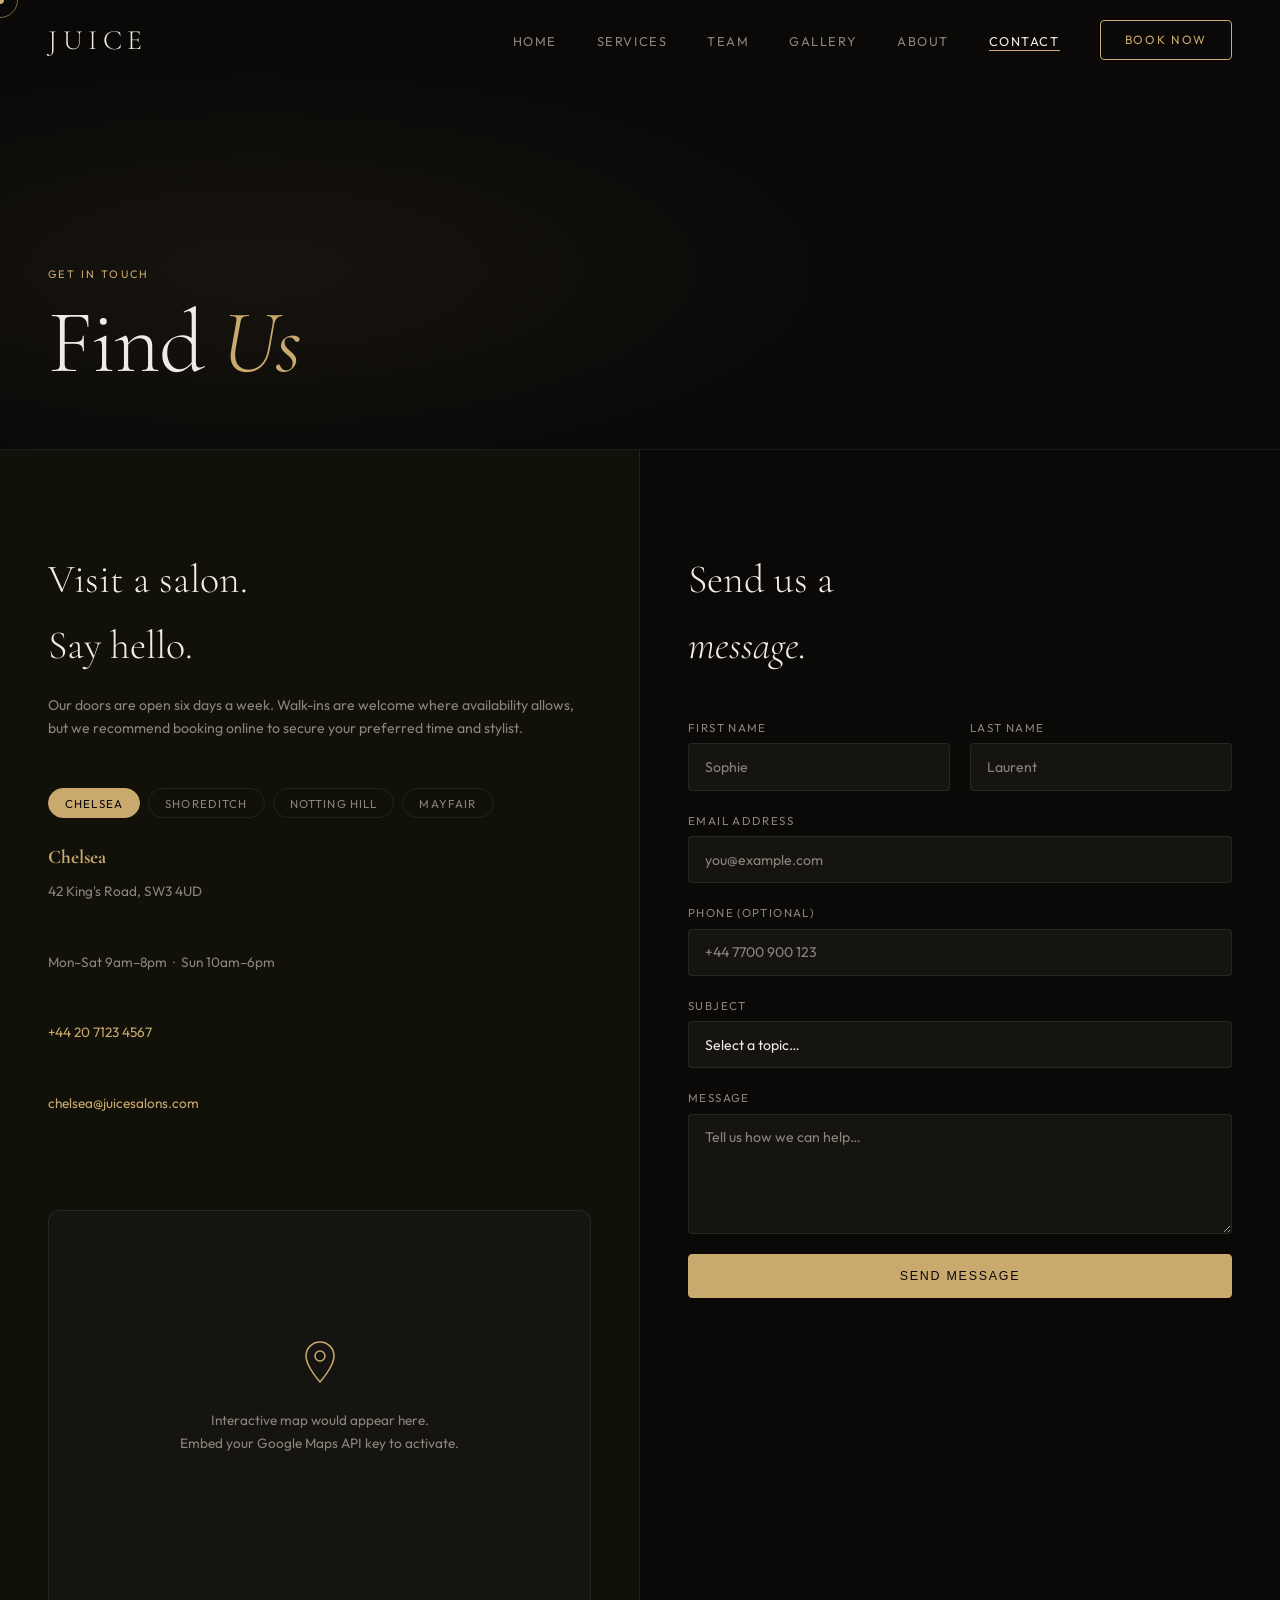
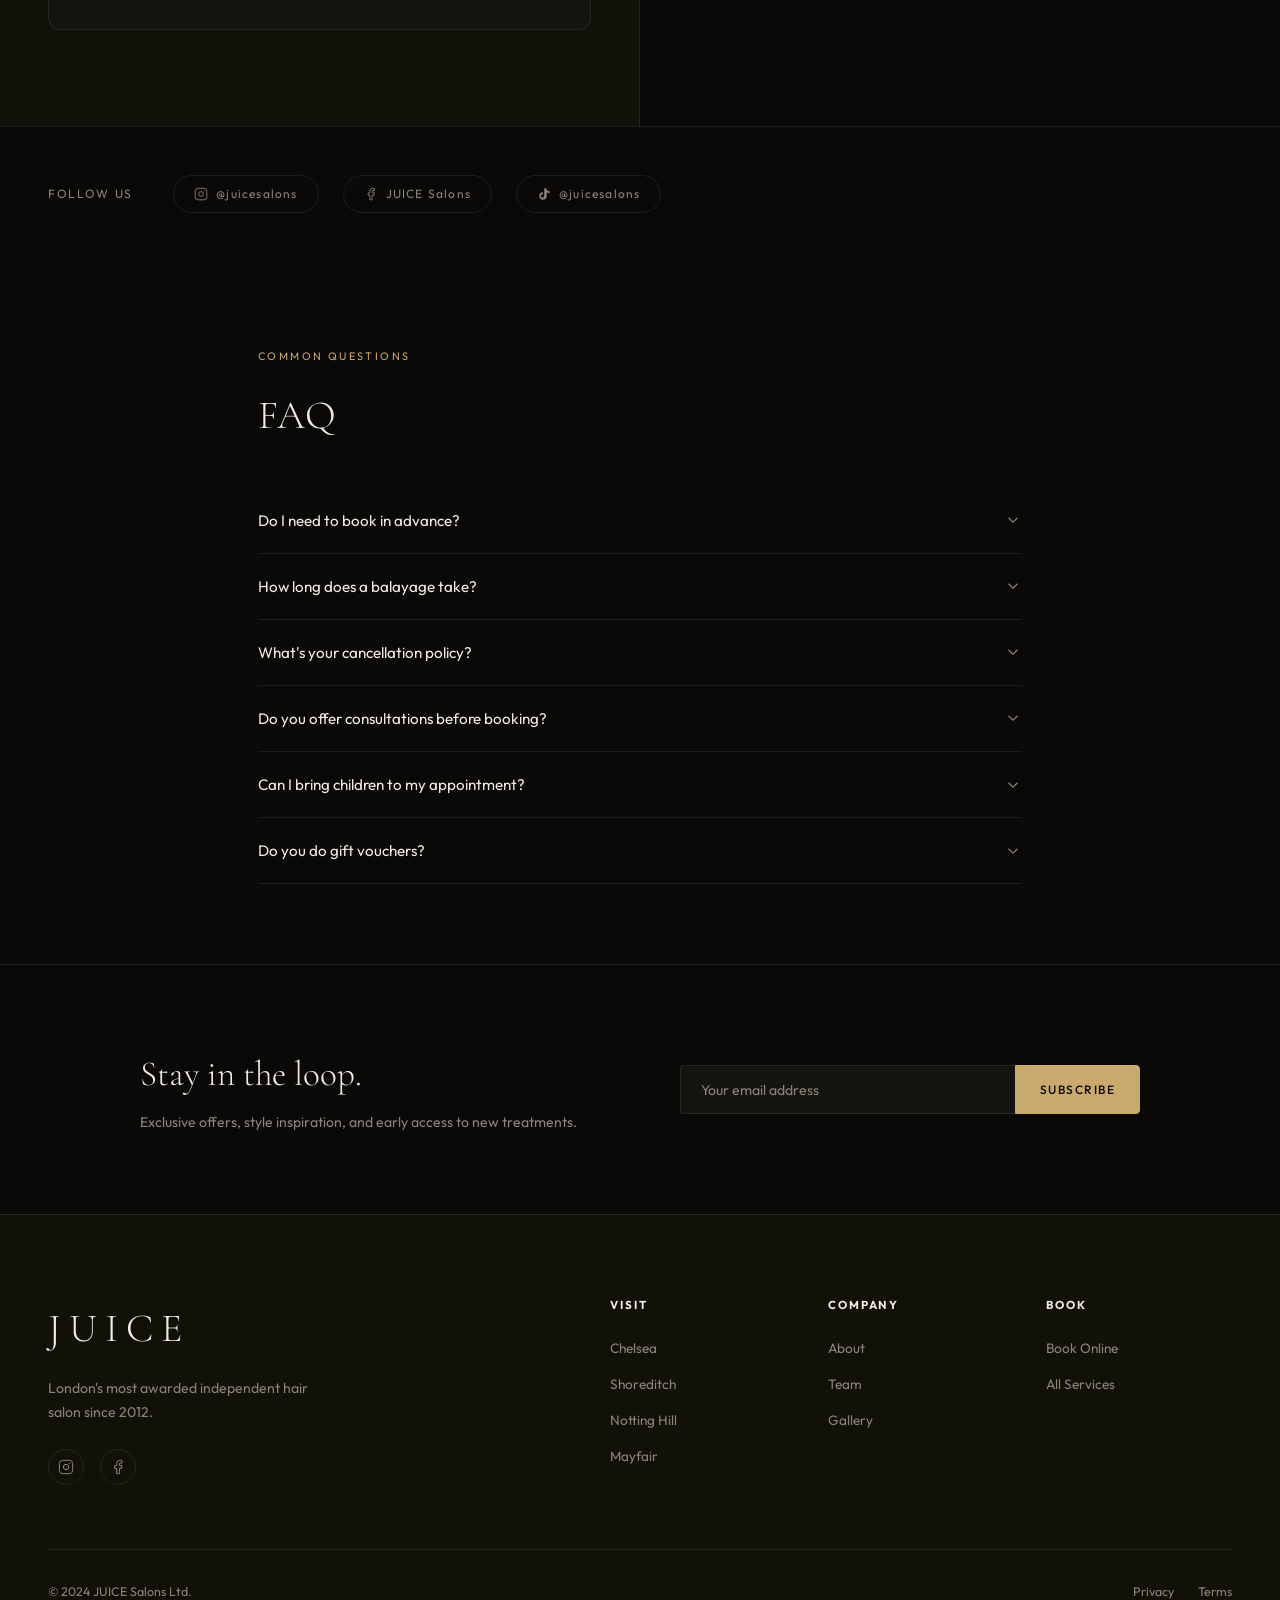
<file: pages/pages/contact.html>
<!DOCTYPE html>
<html lang="en">
<head>
  <meta charset="UTF-8" />
  <meta name="viewport" content="width=device-width, initial-scale=1.0" />
  <title>Contact — JUICE Salon</title>
  <link rel="stylesheet" href="../css/style.css" />
  <link rel="stylesheet" href="../css/pages.css" />
  <link href="https://fonts.googleapis.com/css2?family=Cormorant+Garamond:ital,wght@0,300;0,400;0,500;0,600;1,300;1,400&family=Outfit:wght@200;300;400;500;600&display=swap" rel="stylesheet" />
  <style>
    .map-embed {
      width:100%; height:420px;
      background: var(--c-card);
      border: 1px solid var(--c-border);
      border-radius: var(--radius-lg);
      margin-top: 3rem;
      overflow: hidden;
      position: relative;
      display: flex;
      align-items: center;
      justify-content: center;
    }
    .map-placeholder {
      text-align: center;
    }
    .map-placeholder svg { width:48px; height:48px; color:var(--c-accent); margin-bottom:1rem; }
    .map-placeholder p { font-size:.85rem; color:var(--c-muted); }
    .map-tabs { display:flex; gap:.5rem; margin-bottom:1.5rem; flex-wrap:wrap; }
    .map-tab {
      padding:.4rem 1rem;
      border:1px solid var(--c-border);
      background:none;
      color:var(--c-muted);
      font-family:var(--font-body);
      font-size:.72rem;
      letter-spacing:.1em;
      text-transform:uppercase;
      border-radius:100px;
      cursor:none;
      transition:all var(--transition);
    }
    .map-tab.active { background:var(--c-accent); border-color:var(--c-accent); color:var(--c-bg); }
    .faq-section { max-width:860px; margin:5rem auto; padding:0 3rem; }
    .faq-section h2 { font-family:var(--font-display); font-size:2.5rem; font-weight:300; margin-bottom:2.5rem; }
    .faq-item { border-bottom:1px solid var(--c-border); }
    .faq-q {
      display:flex; align-items:center; justify-content:space-between;
      padding:1.25rem 0;
      cursor:none;
      font-size:.95rem;
      color:var(--c-text);
      transition:color var(--transition);
    }
    .faq-q:hover { color:var(--c-accent); }
    .faq-chevron { width:18px; height:18px; color:var(--c-muted); transition:transform var(--transition); flex-shrink:0; }
    .faq-item.open .faq-chevron { transform:rotate(180deg); }
    .faq-a { max-height:0; overflow:hidden; transition:max-height .4s ease; }
    .faq-item.open .faq-a { max-height:200px; }
    .faq-a p { padding-bottom:1.25rem; font-size:.88rem; color:var(--c-muted); line-height:1.75; }
    .contact-social-bar {
      display:flex; gap:1.5rem; align-items:center;
      padding:3rem;
      border-top:1px solid var(--c-border);
      max-width:1300px; margin:0 auto;
      flex-wrap:wrap;
    }
    .contact-social-bar span { font-size:.75rem; letter-spacing:.14em; text-transform:uppercase; color:var(--c-muted); margin-right:1rem; }
    .social-link {
      display:flex; align-items:center; gap:.5rem;
      padding:.5rem 1.25rem;
      border:1px solid var(--c-border);
      border-radius:100px;
      font-size:.75rem;
      letter-spacing:.1em;
      color:var(--c-muted);
      transition:all var(--transition);
    }
    .social-link:hover { border-color:var(--c-accent); color:var(--c-accent); }
    .social-link svg { width:14px; height:14px; }
  </style>
</head>
<body>
  <div class="cursor" id="cursor"></div>
  <div class="cursor-follower" id="cursorFollower"></div>

  <nav class="nav scrolled" id="nav">
    <a href="../index.html" class="nav-logo">JUICE</a>
    <ul class="nav-links">
      <li><a href="../index.html" class="nav-link">Home</a></li>
      <li><a href="services.html" class="nav-link">Services</a></li>
      <li><a href="team.html" class="nav-link">Team</a></li>
      <li><a href="gallery.html" class="nav-link">Gallery</a></li>
      <li><a href="about.html" class="nav-link">About</a></li>
      <li><a href="contact.html" class="nav-link active">Contact</a></li>
    </ul>
    <a href="booking.html" class="nav-cta">Book Now</a>
    <button class="nav-burger" id="navBurger"><span></span><span></span><span></span></button>
  </nav>
  <div class="mobile-menu" id="mobileMenu">
    <div class="mobile-menu-inner">
      <ul>
        <li><a href="../index.html">Home</a></li>
        <li><a href="services.html">Services</a></li>
        <li><a href="team.html">Team</a></li>
        <li><a href="gallery.html">Gallery</a></li>
        <li><a href="about.html">About</a></li>
        <li><a href="contact.html">Contact</a></li>
        <li><a href="booking.html" class="mobile-cta">Book Now</a></li>
      </ul>
    </div>
  </div>

  <section class="page-hero">
    <div class="page-hero-bg"></div>
    <div class="page-hero-content">
      <div class="section-tag">Get In Touch</div>
      <h1>Find <em>Us</em></h1>
    </div>
  </section>

  <!-- CONTACT SPLIT -->
  <div class="contact-page">
    <div class="contact-info">
      <h2>Visit a salon.<br/>Say hello.</h2>
      <p>Our doors are open six days a week. Walk-ins are welcome where availability allows, but we recommend booking online to secure your preferred time and stylist.</p>

      <div class="map-tabs">
        <button class="map-tab active" data-location="chelsea">Chelsea</button>
        <button class="map-tab" data-location="shoreditch">Shoreditch</button>
        <button class="map-tab" data-location="nhill">Notting Hill</button>
        <button class="map-tab" data-location="mayfair">Mayfair</button>
      </div>

      <div class="contact-locations">
        <div class="contact-location" id="loc-chelsea">
          <h4>Chelsea</h4>
          <p>42 King's Road, SW3 4UD</p>
          <p>Mon–Sat 9am–8pm &nbsp;·&nbsp; Sun 10am–6pm</p>
          <p style="margin-top:.5rem"><a href="tel:+442071234567" style="color:var(--c-accent)">+44 20 7123 4567</a></p>
          <p><a href="mailto:chelsea@juicesalons.com" style="color:var(--c-accent)">chelsea@juicesalons.com</a></p>
        </div>
        <div class="contact-location" id="loc-shoreditch" style="display:none">
          <h4>Shoreditch</h4>
          <p>18 Brick Lane, E1 6RF</p>
          <p>Mon–Sat 9am–8pm &nbsp;·&nbsp; Sun 10am–6pm</p>
          <p style="margin-top:.5rem"><a href="tel:+442072345678" style="color:var(--c-accent)">+44 20 7234 5678</a></p>
          <p><a href="mailto:shoreditch@juicesalons.com" style="color:var(--c-accent)">shoreditch@juicesalons.com</a></p>
        </div>
        <div class="contact-location" id="loc-nhill" style="display:none">
          <h4>Notting Hill</h4>
          <p>77 Portobello Road, W11 2QB</p>
          <p>Mon–Sat 9am–8pm &nbsp;·&nbsp; Sun 11am–5pm</p>
          <p style="margin-top:.5rem"><a href="tel:+442073456789" style="color:var(--c-accent)">+44 20 7345 6789</a></p>
          <p><a href="mailto:nottinghill@juicesalons.com" style="color:var(--c-accent)">nottinghill@juicesalons.com</a></p>
        </div>
        <div class="contact-location" id="loc-mayfair" style="display:none">
          <h4>Mayfair</h4>
          <p>5 South Audley Street, W1K 2PD</p>
          <p>Mon–Sat 9am–9pm &nbsp;·&nbsp; Sun 11am–6pm</p>
          <p style="margin-top:.5rem"><a href="tel:+442074567890" style="color:var(--c-accent)">+44 20 7456 7890</a></p>
          <p><a href="mailto:mayfair@juicesalons.com" style="color:var(--c-accent)">mayfair@juicesalons.com</a></p>
        </div>
      </div>

      <!-- Map placeholder (replace iframe src with real Google Maps embed key) -->
      <div class="map-embed">
        <div class="map-placeholder">
          <svg viewBox="0 0 48 48" fill="none"><path d="M24 4C16.268 4 10 10.268 10 18c0 10.5 14 26 14 26s14-15.5 14-26c0-7.732-6.268-14-14-14z" stroke="currentColor" stroke-width="1.5"/><circle cx="24" cy="18" r="5" stroke="currentColor" stroke-width="1.5"/></svg>
          <p>Interactive map would appear here.<br/>Embed your Google Maps API key to activate.</p>
        </div>
      </div>
    </div>

    <div class="contact-form-side">
      <h2>Send us a<br/><em>message.</em></h2>
      <form class="contact-form" id="contactForm">
        <div class="form-row">
          <div class="form-group">
            <label>First Name</label>
            <input type="text" placeholder="Sophie" required />
          </div>
          <div class="form-group">
            <label>Last Name</label>
            <input type="text" placeholder="Laurent" required />
          </div>
        </div>
        <div class="form-group">
          <label>Email Address</label>
          <input type="email" placeholder="you@example.com" required />
        </div>
        <div class="form-group">
          <label>Phone (optional)</label>
          <input type="tel" placeholder="+44 7700 900 123" />
        </div>
        <div class="form-group">
          <label>Subject</label>
          <select>
            <option value="">Select a topic…</option>
            <option>General Enquiry</option>
            <option>Booking Help</option>
            <option>Bridal Consultation</option>
            <option>Press & Collaborations</option>
            <option>Careers</option>
            <option>Other</option>
          </select>
        </div>
        <div class="form-group">
          <label>Message</label>
          <textarea placeholder="Tell us how we can help…" rows="5" required></textarea>
        </div>
        <button type="submit" class="btn-primary" style="width:100%;text-align:center;justify-content:center;">Send Message</button>
      </form>
    </div>
  </div>

  <!-- SOCIAL BAR -->
  <div class="contact-social-bar">
    <span>Follow Us</span>
    <a href="#" class="social-link">
      <svg viewBox="0 0 24 24" fill="none" stroke="currentColor" stroke-width="1.5"><rect x="2" y="2" width="20" height="20" rx="5"/><circle cx="12" cy="12" r="4"/><circle cx="17.5" cy="6.5" r="1" fill="currentColor" stroke="none"/></svg>
      @juicesalons
    </a>
    <a href="#" class="social-link">
      <svg viewBox="0 0 24 24" fill="none" stroke="currentColor" stroke-width="1.5"><path d="M18 2h-3a5 5 0 00-5 5v3H7v4h3v8h4v-8h3l1-4h-4V7a1 1 0 011-1h3z"/></svg>
      JUICE Salons
    </a>
    <a href="#" class="social-link">
      <svg viewBox="0 0 24 24" fill="currentColor"><path d="M19.59 6.69a4.83 4.83 0 01-3.77-4.25V2h-3.45v13.67a2.89 2.89 0 01-2.88 2.5 2.89 2.89 0 01-2.89-2.89 2.89 2.89 0 012.89-2.89c.28 0 .54.04.79.1V9.01a6.34 6.34 0 106.33 6.34V9.07a8.16 8.16 0 004.77 1.52v-3.4a4.85 4.85 0 01-1-.5z"/></svg>
      @juicesalons
    </a>
  </div>

  <!-- FAQ -->
  <div class="faq-section">
    <div class="section-tag">Common Questions</div>
    <h2>FAQ</h2>
    <div class="faq-item">
      <div class="faq-q">
        Do I need to book in advance?
        <svg class="faq-chevron" viewBox="0 0 24 24" fill="none" stroke="currentColor" stroke-width="1.5"><path d="M6 9l6 6 6-6"/></svg>
      </div>
      <div class="faq-a"><p>We strongly recommend booking ahead, especially for colour services and weekend appointments. Our stylists can book out 2–4 weeks in advance. Walk-ins are welcome when availability allows — call your nearest salon to check.</p></div>
    </div>
    <div class="faq-item">
      <div class="faq-q">
        How long does a balayage take?
        <svg class="faq-chevron" viewBox="0 0 24 24" fill="none" stroke="currentColor" stroke-width="1.5"><path d="M6 9l6 6 6-6"/></svg>
      </div>
      <div class="faq-a"><p>A full balayage including toner and blowdry typically takes 3–4 hours. We recommend arriving with clean, dry hair for best results. Your stylist will give you a more accurate time estimate at consultation.</p></div>
    </div>
    <div class="faq-item">
      <div class="faq-q">
        What's your cancellation policy?
        <svg class="faq-chevron" viewBox="0 0 24 24" fill="none" stroke="currentColor" stroke-width="1.5"><path d="M6 9l6 6 6-6"/></svg>
      </div>
      <div class="faq-a"><p>We ask for at least 24 hours' notice to cancel or reschedule. Late cancellations (under 24 hours) or no-shows may be subject to a fee of up to 50% of the service value. We understand emergencies happen — please call us and we'll do our best to help.</p></div>
    </div>
    <div class="faq-item">
      <div class="faq-q">
        Do you offer consultations before booking?
        <svg class="faq-chevron" viewBox="0 0 24 24" fill="none" stroke="currentColor" stroke-width="1.5"><path d="M6 9l6 6 6-6"/></svg>
      </div>
      <div class="faq-a"><p>Yes — we offer complimentary 15-minute consultations for new clients considering colour services. You can book a consultation through our online booking system or by calling your nearest salon directly.</p></div>
    </div>
    <div class="faq-item">
      <div class="faq-q">
        Can I bring children to my appointment?
        <svg class="faq-chevron" viewBox="0 0 24 24" fill="none" stroke="currentColor" stroke-width="1.5"><path d="M6 9l6 6 6-6"/></svg>
      </div>
      <div class="faq-a"><p>We welcome children for haircuts, but as our salons contain chemicals and tools, we ask that young children are accompanied by a second adult who can supervise them during your appointment. Our Shoreditch and Chelsea locations have a small waiting area.</p></div>
    </div>
    <div class="faq-item">
      <div class="faq-q">
        Do you do gift vouchers?
        <svg class="faq-chevron" viewBox="0 0 24 24" fill="none" stroke="currentColor" stroke-width="1.5"><path d="M6 9l6 6 6-6"/></svg>
      </div>
      <div class="faq-a"><p>Absolutely. Gift vouchers are available in any denomination, both in-salon and online. They make the perfect gift and are valid for 12 months from the date of purchase. Email hello@juicesalons.com to order.</p></div>
    </div>
  </div>

  <section class="newsletter-section">
    <div class="newsletter-inner">
      <div class="newsletter-text"><h2>Stay in the loop.</h2><p>Exclusive offers, style inspiration, and early access to new treatments.</p></div>
      <form class="newsletter-form" id="newsletterForm">
        <input type="email" placeholder="Your email address" required />
        <button type="submit">Subscribe</button>
      </form>
    </div>
  </section>

  <footer class="footer">
    <div class="footer-top">
      <div class="footer-brand">
        <div class="footer-logo">JUICE</div>
        <p>London's most awarded independent hair salon since 2012.</p>
        <div class="footer-socials">
          <a href="#"><svg viewBox="0 0 24 24" fill="none" stroke="currentColor" stroke-width="1.5"><rect x="2" y="2" width="20" height="20" rx="5"/><circle cx="12" cy="12" r="4"/><circle cx="17.5" cy="6.5" r="1" fill="currentColor" stroke="none"/></svg></a>
          <a href="#"><svg viewBox="0 0 24 24" fill="none" stroke="currentColor" stroke-width="1.5"><path d="M18 2h-3a5 5 0 00-5 5v3H7v4h3v8h4v-8h3l1-4h-4V7a1 1 0 011-1h3z"/></svg></a>
        </div>
      </div>
      <div class="footer-nav">
        <div class="footer-nav-col"><h4>Visit</h4><ul><li><a href="#chelsea">Chelsea</a></li><li><a href="#shoreditch">Shoreditch</a></li><li><a href="#nhill">Notting Hill</a></li><li><a href="#mayfair">Mayfair</a></li></ul></div>
        <div class="footer-nav-col"><h4>Company</h4><ul><li><a href="about.html">About</a></li><li><a href="team.html">Team</a></li><li><a href="gallery.html">Gallery</a></li></ul></div>
        <div class="footer-nav-col"><h4>Book</h4><ul><li><a href="booking.html">Book Online</a></li><li><a href="services.html">All Services</a></li></ul></div>
      </div>
    </div>
    <div class="footer-bottom">
      <p>© 2024 JUICE Salons Ltd.</p>
      <div class="footer-legal"><a href="#">Privacy</a><a href="#">Terms</a></div>
    </div>
  </footer>

  <script src="../js/main.js"></script>
  <script>
    // Location tabs
    const mapTabs = document.querySelectorAll('.map-tab');
    const locDivs = { chelsea:'loc-chelsea', shoreditch:'loc-shoreditch', nhill:'loc-nhill', mayfair:'loc-mayfair' };
    mapTabs.forEach(tab => {
      tab.addEventListener('click', () => {
        mapTabs.forEach(t => t.classList.remove('active'));
        tab.classList.add('active');
        Object.values(locDivs).forEach(id => {
          const el = document.getElementById(id);
          if (el) el.style.display = 'none';
        });
        const target = locDivs[tab.dataset.location];
        if (target) document.getElementById(target).style.display = 'block';
      });
    });

    // FAQ accordion
    document.querySelectorAll('.faq-q').forEach(q => {
      q.addEventListener('click', () => {
        const item = q.parentElement;
        const isOpen = item.classList.contains('open');
        document.querySelectorAll('.faq-item.open').forEach(i => i.classList.remove('open'));
        if (!isOpen) item.classList.add('open');
      });
    });
  </script>
</body>
</html>
</file>
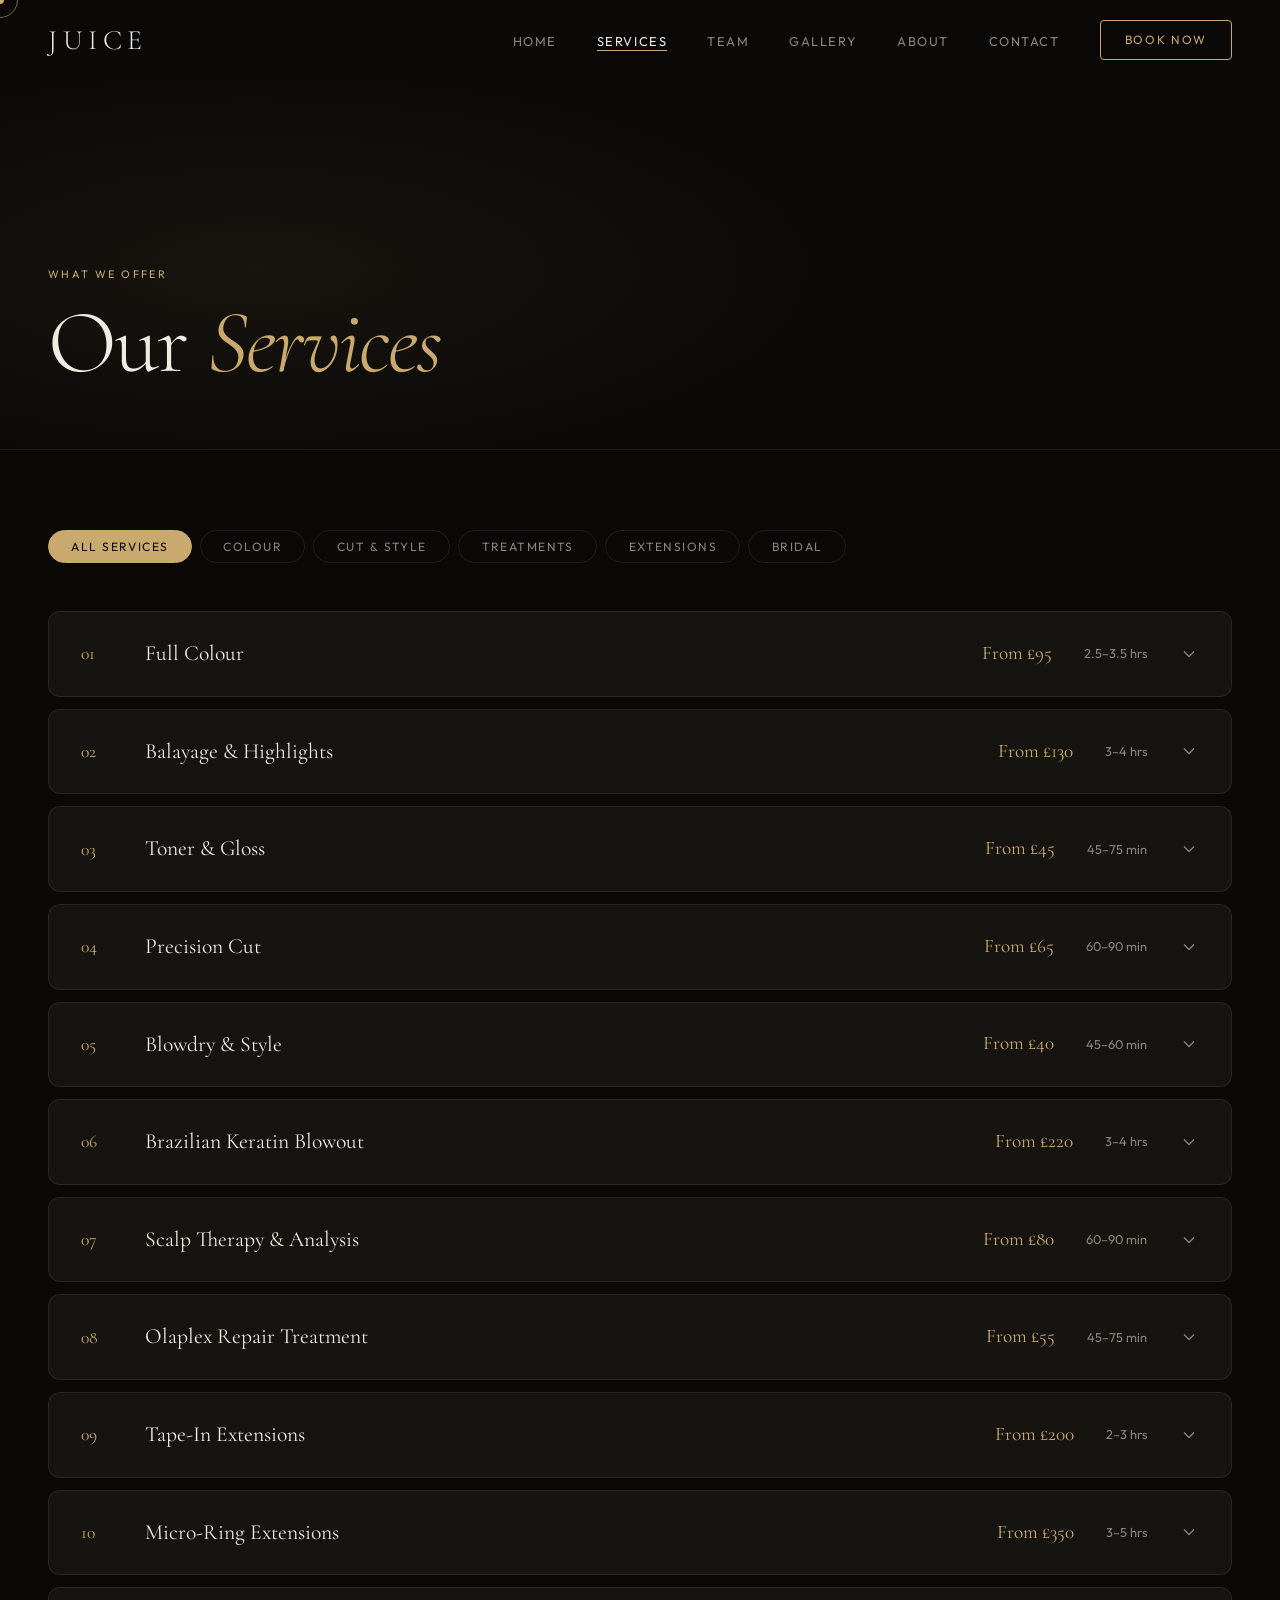
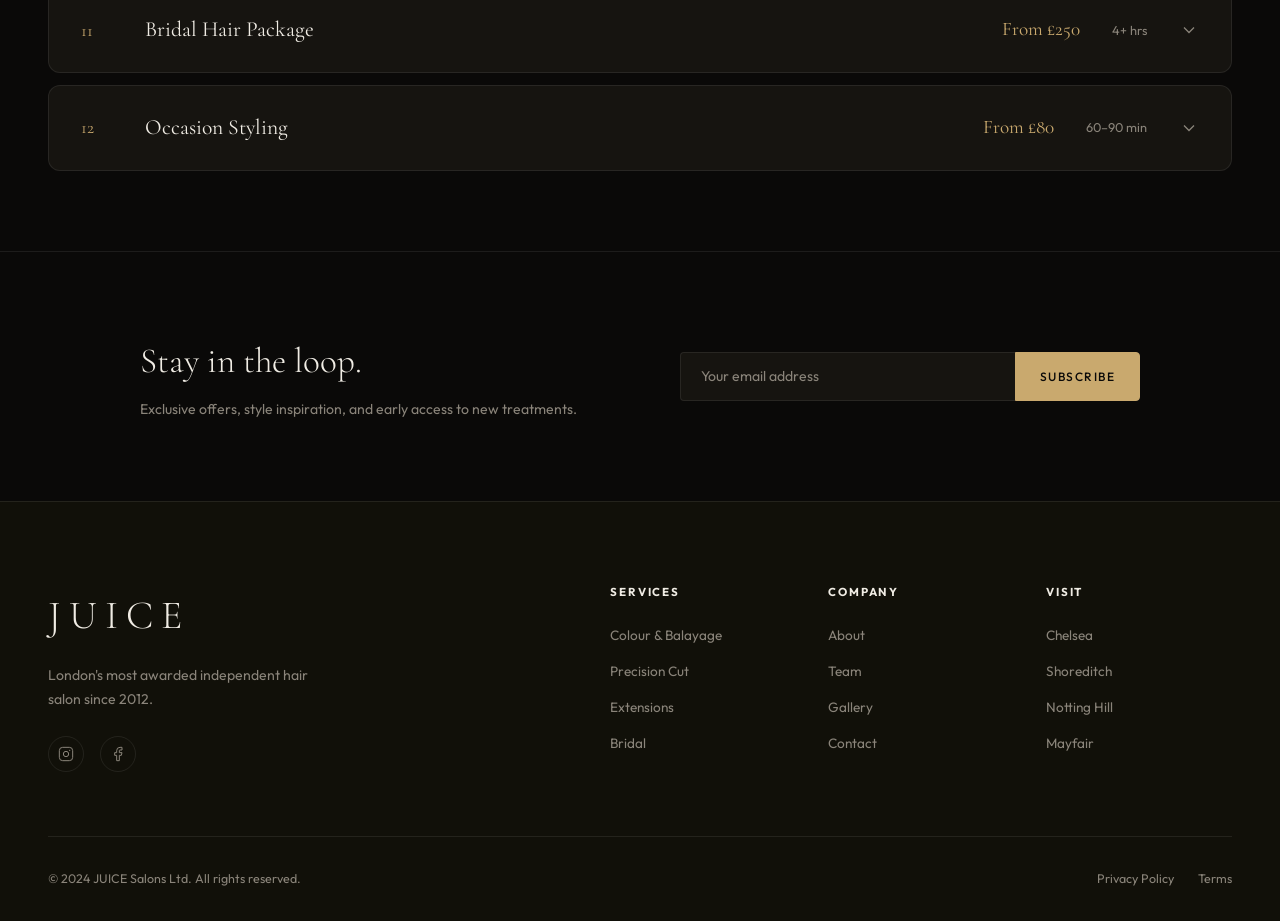
<file: pages/pages/services.html>
<!DOCTYPE html>
<html lang="en">
<head>
  <meta charset="UTF-8" />
  <meta name="viewport" content="width=device-width, initial-scale=1.0" />
  <title>Services — JUICE Salon</title>
  <link rel="stylesheet" href="../css/style.css" />
  <link rel="stylesheet" href="../css/pages.css" />
  <link href="https://fonts.googleapis.com/css2?family=Cormorant+Garamond:ital,wght@0,300;0,400;0,500;0,600;1,300;1,400&family=Outfit:wght@200;300;400;500;600&display=swap" rel="stylesheet" />
</head>
<body>
  <div class="cursor" id="cursor"></div>
  <div class="cursor-follower" id="cursorFollower"></div>

  <nav class="nav scrolled" id="nav">
    <a href="../index.html" class="nav-logo">JUICE</a>
    <ul class="nav-links">
      <li><a href="../index.html" class="nav-link">Home</a></li>
      <li><a href="services.html" class="nav-link active">Services</a></li>
      <li><a href="team.html" class="nav-link">Team</a></li>
      <li><a href="gallery.html" class="nav-link">Gallery</a></li>
      <li><a href="about.html" class="nav-link">About</a></li>
      <li><a href="contact.html" class="nav-link">Contact</a></li>
    </ul>
    <a href="booking.html" class="nav-cta">Book Now</a>
    <button class="nav-burger" id="navBurger" aria-label="Menu">
      <span></span><span></span><span></span>
    </button>
  </nav>
  <div class="mobile-menu" id="mobileMenu">
    <div class="mobile-menu-inner">
      <ul>
        <li><a href="../index.html">Home</a></li>
        <li><a href="services.html">Services</a></li>
        <li><a href="team.html">Team</a></li>
        <li><a href="gallery.html">Gallery</a></li>
        <li><a href="about.html">About</a></li>
        <li><a href="contact.html">Contact</a></li>
        <li><a href="booking.html" class="mobile-cta">Book Now</a></li>
      </ul>
    </div>
  </div>

  <section class="page-hero">
    <div class="page-hero-bg"></div>
    <div class="page-hero-content">
      <div class="section-tag">What We Offer</div>
      <h1>Our <em>Services</em></h1>
    </div>
  </section>

  <div class="services-page">
    <div class="services-filter">
      <button class="filter-btn active" data-filter="all">All Services</button>
      <button class="filter-btn" data-filter="colour">Colour</button>
      <button class="filter-btn" data-filter="cut">Cut & Style</button>
      <button class="filter-btn" data-filter="treatment">Treatments</button>
      <button class="filter-btn" data-filter="extensions">Extensions</button>
      <button class="filter-btn" data-filter="bridal">Bridal</button>
    </div>

    <div class="services-list">
      <!-- COLOUR -->
      <div class="service-item" data-category="colour">
        <div class="service-item-header">
          <div class="service-item-title">
            <span class="service-item-num">01</span>
            <h3>Full Colour</h3>
          </div>
          <div class="service-item-meta">
            <span class="service-item-price">From £95</span>
            <span class="service-item-duration">2.5–3.5 hrs</span>
            <svg class="service-item-chevron" viewBox="0 0 24 24" fill="none" stroke="currentColor" stroke-width="1.5"><path d="M6 9l6 6 6-6"/></svg>
          </div>
        </div>
        <div class="service-item-body">
          <div class="service-item-body-inner">
            <p>A single-process colour application from root to tip. Our colourists will conduct an in-depth consultation to select the perfect shade, tone, and technique for your hair type and skin tone. Includes shampoo, condition, and blowdry finish.</p>
            <a href="booking.html" class="btn-primary">Book Now</a>
          </div>
        </div>
      </div>
      <div class="service-item" data-category="colour">
        <div class="service-item-header">
          <div class="service-item-title">
            <span class="service-item-num">02</span>
            <h3>Balayage & Highlights</h3>
          </div>
          <div class="service-item-meta">
            <span class="service-item-price">From £130</span>
            <span class="service-item-duration">3–4 hrs</span>
            <svg class="service-item-chevron" viewBox="0 0 24 24" fill="none" stroke="currentColor" stroke-width="1.5"><path d="M6 9l6 6 6-6"/></svg>
          </div>
        </div>
        <div class="service-item-body">
          <div class="service-item-body-inner">
            <p>Hand-painted balayage for a sun-kissed, natural-looking result. Includes consultation, colour application, toner, shampoo, conditioning treatment, and a full blowdry. Our most requested service — and for good reason.</p>
            <a href="booking.html" class="btn-primary">Book Now</a>
          </div>
        </div>
      </div>
      <div class="service-item" data-category="colour">
        <div class="service-item-header">
          <div class="service-item-title">
            <span class="service-item-num">03</span>
            <h3>Toner & Gloss</h3>
          </div>
          <div class="service-item-meta">
            <span class="service-item-price">From £45</span>
            <span class="service-item-duration">45–75 min</span>
            <svg class="service-item-chevron" viewBox="0 0 24 24" fill="none" stroke="currentColor" stroke-width="1.5"><path d="M6 9l6 6 6-6"/></svg>
          </div>
        </div>
        <div class="service-item-body">
          <div class="service-item-body-inner">
            <p>Refresh faded colour or add shine and tone with a dedicated gloss service. Perfect as a maintenance treatment between full colour appointments. Neutralises brassiness and restores vibrancy instantly.</p>
            <a href="booking.html" class="btn-primary">Book Now</a>
          </div>
        </div>
      </div>
      <!-- CUT -->
      <div class="service-item" data-category="cut">
        <div class="service-item-header">
          <div class="service-item-title">
            <span class="service-item-num">04</span>
            <h3>Precision Cut</h3>
          </div>
          <div class="service-item-meta">
            <span class="service-item-price">From £65</span>
            <span class="service-item-duration">60–90 min</span>
            <svg class="service-item-chevron" viewBox="0 0 24 24" fill="none" stroke="currentColor" stroke-width="1.5"><path d="M6 9l6 6 6-6"/></svg>
          </div>
        </div>
        <div class="service-item-body">
          <div class="service-item-body-inner">
            <p>A sculpted, precision cut tailored to your face shape, hair texture, and personal aesthetic. Every cut begins with a thorough consultation. Includes shampoo, conditioning mask, and blowdry styling to showcase the shape at its best.</p>
            <a href="booking.html" class="btn-primary">Book Now</a>
          </div>
        </div>
      </div>
      <div class="service-item" data-category="cut">
        <div class="service-item-header">
          <div class="service-item-title">
            <span class="service-item-num">05</span>
            <h3>Blowdry & Style</h3>
          </div>
          <div class="service-item-meta">
            <span class="service-item-price">From £40</span>
            <span class="service-item-duration">45–60 min</span>
            <svg class="service-item-chevron" viewBox="0 0 24 24" fill="none" stroke="currentColor" stroke-width="1.5"><path d="M6 9l6 6 6-6"/></svg>
          </div>
        </div>
        <div class="service-item-body">
          <div class="service-item-body-inner">
            <p>A luxury shampoo, conditioning treatment, and professional blowdry finish. Choose from sleek and straight, voluminous waves, or a custom finish agreed in consultation. Perfect for events or a mid-week refresh.</p>
            <a href="booking.html" class="btn-primary">Book Now</a>
          </div>
        </div>
      </div>
      <!-- TREATMENTS -->
      <div class="service-item" data-category="treatment">
        <div class="service-item-header">
          <div class="service-item-title">
            <span class="service-item-num">06</span>
            <h3>Brazilian Keratin Blowout</h3>
          </div>
          <div class="service-item-meta">
            <span class="service-item-price">From £220</span>
            <span class="service-item-duration">3–4 hrs</span>
            <svg class="service-item-chevron" viewBox="0 0 24 24" fill="none" stroke="currentColor" stroke-width="1.5"><path d="M6 9l6 6 6-6"/></svg>
          </div>
        </div>
        <div class="service-item-body">
          <div class="service-item-body-inner">
            <p>Permanently smooth frizz and reduce drying time by up to 60%. Our formaldehyde-free Brazilian keratin treatment seals the cuticle and infuses the hair shaft with protein. Results last 3–5 months with proper care.</p>
            <a href="booking.html" class="btn-primary">Book Now</a>
          </div>
        </div>
      </div>
      <div class="service-item" data-category="treatment">
        <div class="service-item-header">
          <div class="service-item-title">
            <span class="service-item-num">07</span>
            <h3>Scalp Therapy & Analysis</h3>
          </div>
          <div class="service-item-meta">
            <span class="service-item-price">From £80</span>
            <span class="service-item-duration">60–90 min</span>
            <svg class="service-item-chevron" viewBox="0 0 24 24" fill="none" stroke="currentColor" stroke-width="1.5"><path d="M6 9l6 6 6-6"/></svg>
          </div>
        </div>
        <div class="service-item-body">
          <div class="service-item-body-inner">
            <p>A complete scalp consultation using diagnostic tools to assess sebum production, scalp condition, and hair density. Followed by a personalised treatment targeting dryness, oiliness, dandruff, or thinning. Transformative results from appointment one.</p>
            <a href="booking.html" class="btn-primary">Book Now</a>
          </div>
        </div>
      </div>
      <div class="service-item" data-category="treatment">
        <div class="service-item-header">
          <div class="service-item-title">
            <span class="service-item-num">08</span>
            <h3>Olaplex Repair Treatment</h3>
          </div>
          <div class="service-item-meta">
            <span class="service-item-price">From £55</span>
            <span class="service-item-duration">45–75 min</span>
            <svg class="service-item-chevron" viewBox="0 0 24 24" fill="none" stroke="currentColor" stroke-width="1.5"><path d="M6 9l6 6 6-6"/></svg>
          </div>
        </div>
        <div class="service-item-body">
          <div class="service-item-body-inner">
            <p>A bond-rebuilding treatment that repairs broken disulfide bonds from within the hair shaft. Dramatically reduces breakage, restores elasticity, and returns softness and shine to damaged hair. Can be combined with any colour service.</p>
            <a href="booking.html" class="btn-primary">Book Now</a>
          </div>
        </div>
      </div>
      <!-- EXTENSIONS -->
      <div class="service-item" data-category="extensions">
        <div class="service-item-header">
          <div class="service-item-title">
            <span class="service-item-num">09</span>
            <h3>Tape-In Extensions</h3>
          </div>
          <div class="service-item-meta">
            <span class="service-item-price">From £200</span>
            <span class="service-item-duration">2–3 hrs</span>
            <svg class="service-item-chevron" viewBox="0 0 24 24" fill="none" stroke="currentColor" stroke-width="1.5"><path d="M6 9l6 6 6-6"/></svg>
          </div>
        </div>
        <div class="service-item-body">
          <div class="service-item-body-inner">
            <p>The most seamless, lightweight extension method. Medical-grade adhesive tape wefts are layered into the hair for an undetectable finish. Ideal for adding length and volume with minimal damage. Re-application recommended every 8–10 weeks.</p>
            <a href="booking.html" class="btn-primary">Book Now</a>
          </div>
        </div>
      </div>
      <div class="service-item" data-category="extensions">
        <div class="service-item-header">
          <div class="service-item-title">
            <span class="service-item-num">10</span>
            <h3>Micro-Ring Extensions</h3>
          </div>
          <div class="service-item-meta">
            <span class="service-item-price">From £350</span>
            <span class="service-item-duration">3–5 hrs</span>
            <svg class="service-item-chevron" viewBox="0 0 24 24" fill="none" stroke="currentColor" stroke-width="1.5"><path d="M6 9l6 6 6-6"/></svg>
          </div>
        </div>
        <div class="service-item-body">
          <div class="service-item-body-inner">
            <p>Individual strands attached using tiny metal rings — no heat, no adhesive. A long-term solution offering the most natural movement. Available in 100% Remy human hair. Maintenance every 12–16 weeks.</p>
            <a href="booking.html" class="btn-primary">Book Now</a>
          </div>
        </div>
      </div>
      <!-- BRIDAL -->
      <div class="service-item" data-category="bridal">
        <div class="service-item-header">
          <div class="service-item-title">
            <span class="service-item-num">11</span>
            <h3>Bridal Hair Package</h3>
          </div>
          <div class="service-item-meta">
            <span class="service-item-price">From £250</span>
            <span class="service-item-duration">4+ hrs</span>
            <svg class="service-item-chevron" viewBox="0 0 24 24" fill="none" stroke="currentColor" stroke-width="1.5"><path d="M6 9l6 6 6-6"/></svg>
          </div>
        </div>
        <div class="service-item-body">
          <div class="service-item-body-inner">
            <p>A complete bridal experience including pre-wedding consultation, trial run, and on-the-day styling for the bride. We travel to venue or you visit the salon. Package can include bridesmaids and members of the wedding party.</p>
            <a href="booking.html" class="btn-primary">Book Now</a>
          </div>
        </div>
      </div>
      <div class="service-item" data-category="bridal">
        <div class="service-item-header">
          <div class="service-item-title">
            <span class="service-item-num">12</span>
            <h3>Occasion Styling</h3>
          </div>
          <div class="service-item-meta">
            <span class="service-item-price">From £80</span>
            <span class="service-item-duration">60–90 min</span>
            <svg class="service-item-chevron" viewBox="0 0 24 24" fill="none" stroke="currentColor" stroke-width="1.5"><path d="M6 9l6 6 6-6"/></svg>
          </div>
        </div>
        <div class="service-item-body">
          <div class="service-item-body-inner">
            <p>Event-ready styling for galas, parties, awards ceremonies, and special occasions. Includes consultation on the desired look, full wash and prep, and a bespoke style. Add-on hair accessories available at the salon.</p>
            <a href="booking.html" class="btn-primary">Book Now</a>
          </div>
        </div>
      </div>
    </div>
  </div>

  <section class="newsletter-section">
    <div class="newsletter-inner">
      <div class="newsletter-text">
        <h2>Stay in the loop.</h2>
        <p>Exclusive offers, style inspiration, and early access to new treatments.</p>
      </div>
      <form class="newsletter-form" id="newsletterForm">
        <input type="email" placeholder="Your email address" required />
        <button type="submit">Subscribe</button>
      </form>
    </div>
  </section>

  <footer class="footer">
    <div class="footer-top">
      <div class="footer-brand">
        <div class="footer-logo">JUICE</div>
        <p>London's most awarded independent hair salon since 2012.</p>
        <div class="footer-socials">
          <a href="#" aria-label="Instagram"><svg viewBox="0 0 24 24" fill="none" stroke="currentColor" stroke-width="1.5"><rect x="2" y="2" width="20" height="20" rx="5" ry="5"/><circle cx="12" cy="12" r="4"/><circle cx="17.5" cy="6.5" r="1" fill="currentColor" stroke="none"/></svg></a>
          <a href="#" aria-label="Facebook"><svg viewBox="0 0 24 24" fill="none" stroke="currentColor" stroke-width="1.5"><path d="M18 2h-3a5 5 0 00-5 5v3H7v4h3v8h4v-8h3l1-4h-4V7a1 1 0 011-1h3z"/></svg></a>
        </div>
      </div>
      <div class="footer-nav">
        <div class="footer-nav-col">
          <h4>Services</h4>
          <ul>
            <li><a href="#">Colour & Balayage</a></li>
            <li><a href="#">Precision Cut</a></li>
            <li><a href="#">Extensions</a></li>
            <li><a href="#">Bridal</a></li>
          </ul>
        </div>
        <div class="footer-nav-col">
          <h4>Company</h4>
          <ul>
            <li><a href="about.html">About</a></li>
            <li><a href="team.html">Team</a></li>
            <li><a href="gallery.html">Gallery</a></li>
            <li><a href="contact.html">Contact</a></li>
          </ul>
        </div>
        <div class="footer-nav-col">
          <h4>Visit</h4>
          <ul>
            <li><a href="contact.html">Chelsea</a></li>
            <li><a href="contact.html">Shoreditch</a></li>
            <li><a href="contact.html">Notting Hill</a></li>
            <li><a href="contact.html">Mayfair</a></li>
          </ul>
        </div>
      </div>
    </div>
    <div class="footer-bottom">
      <p>© 2024 JUICE Salons Ltd. All rights reserved.</p>
      <div class="footer-legal">
        <a href="#">Privacy Policy</a>
        <a href="#">Terms</a>
      </div>
    </div>
  </footer>

  <script src="../js/main.js"></script>
</body>
</html>
</file>
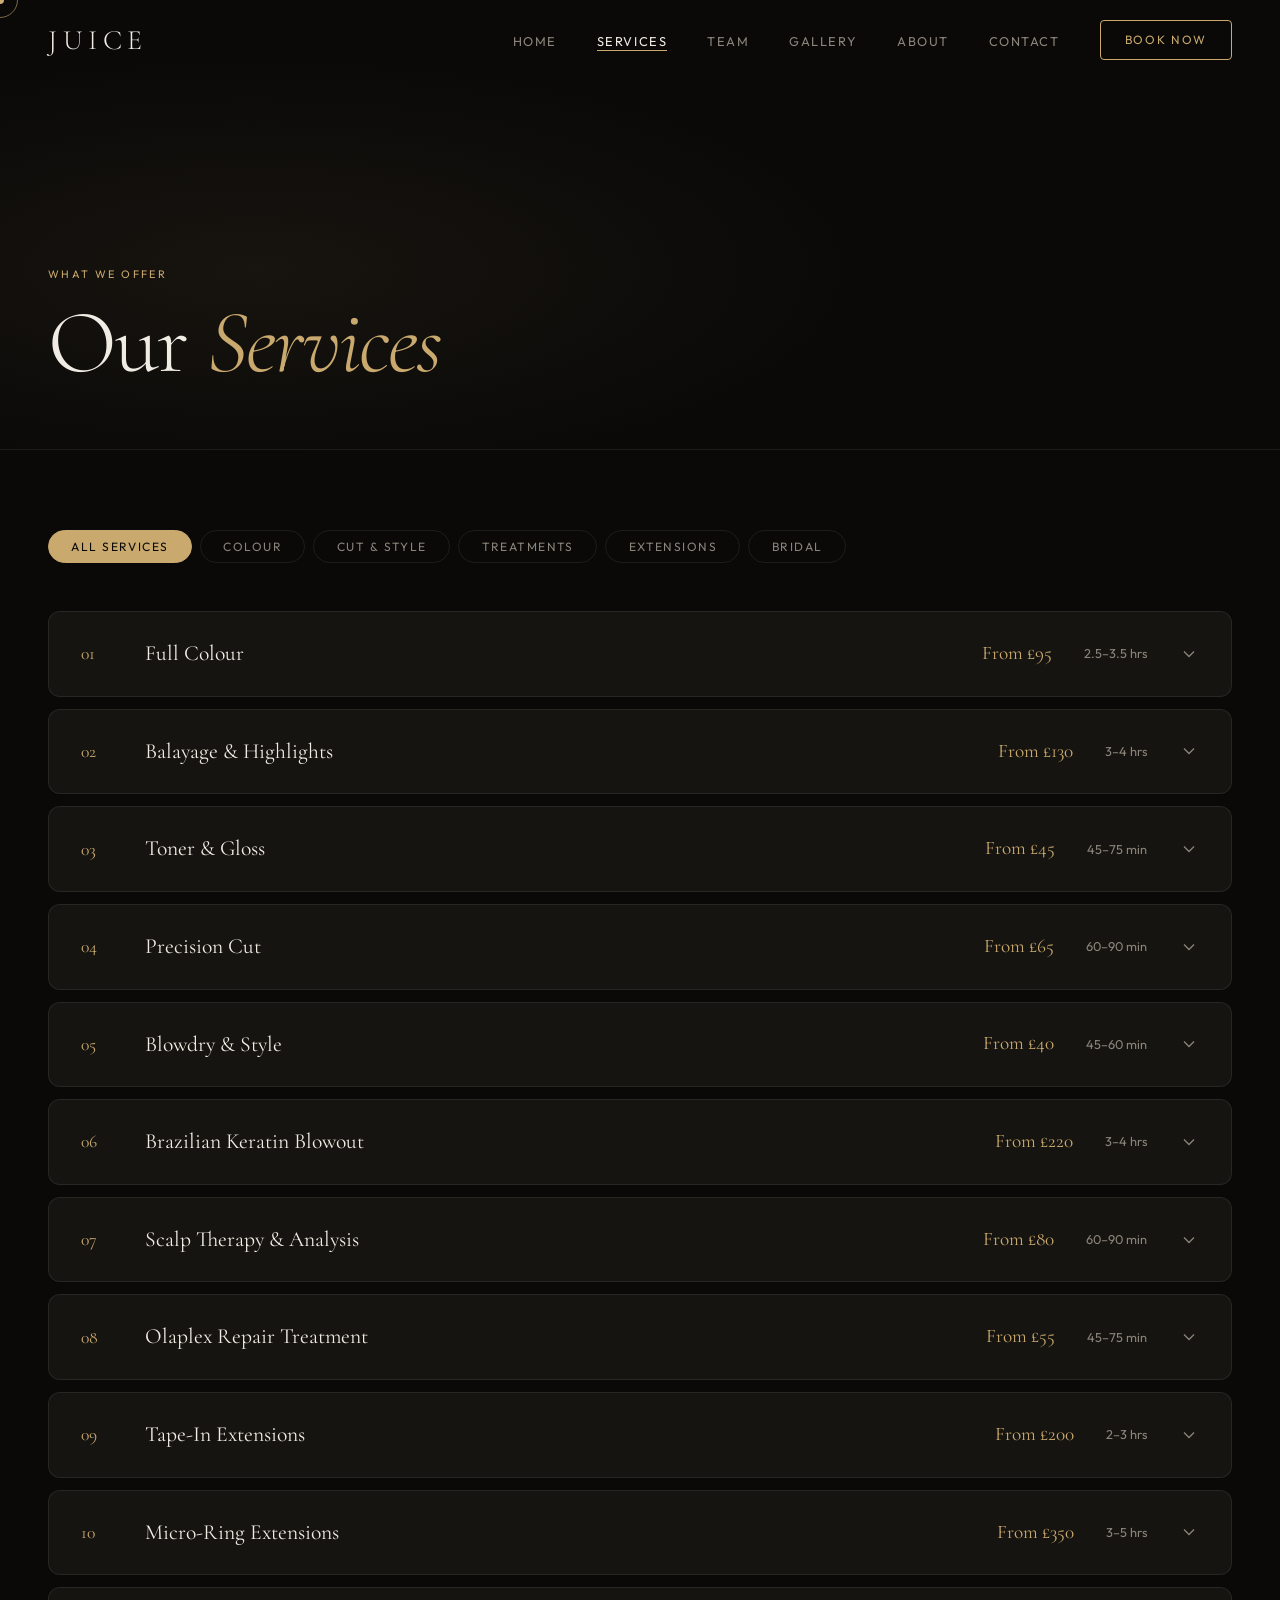
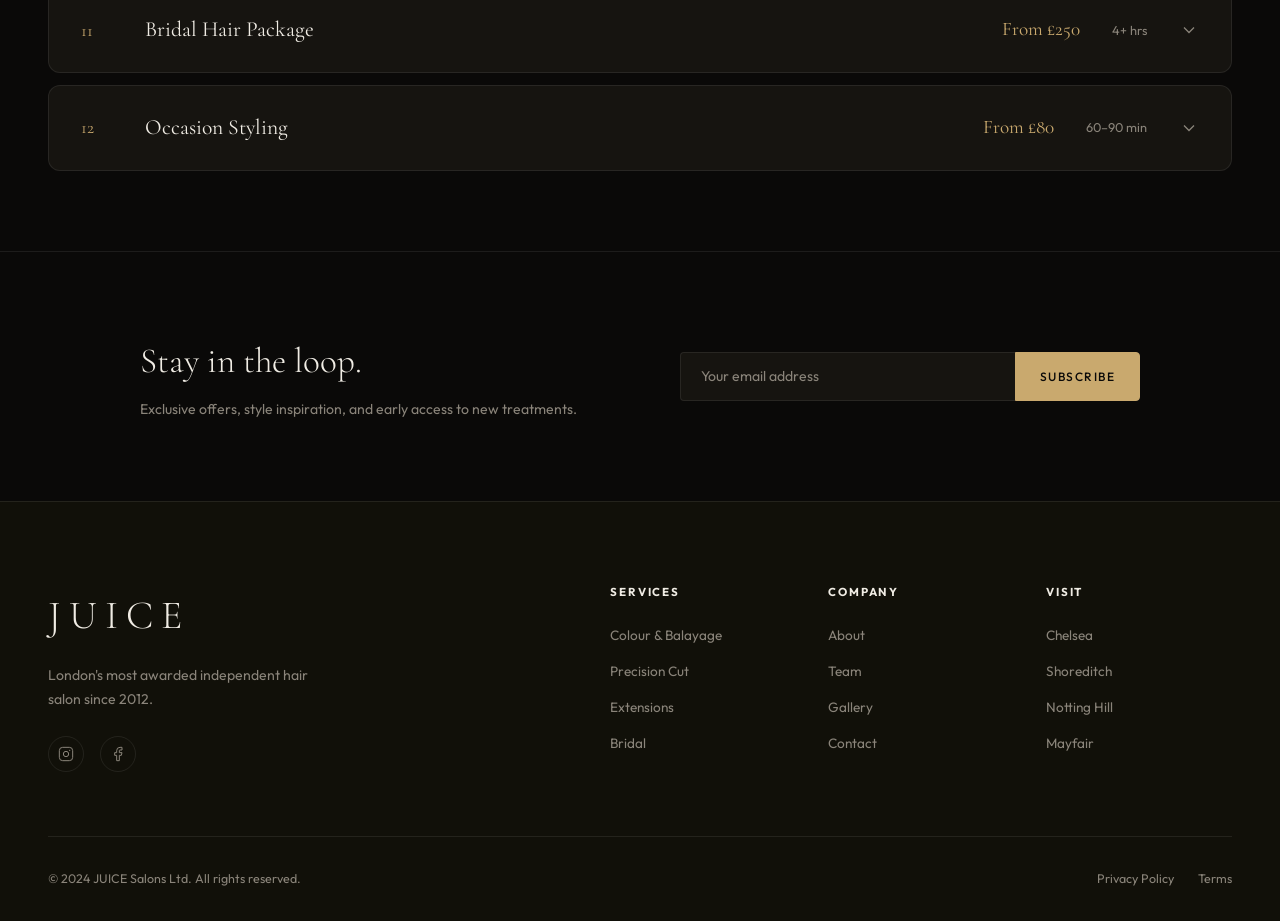
<file: salon/pages/pages/services.html>
<!DOCTYPE html>
<html lang="en">
<head>
  <meta charset="UTF-8" />
  <meta name="viewport" content="width=device-width, initial-scale=1.0" />
  <title>Services — JUICE Salon</title>
  <link rel="stylesheet" href="../css/style.css" />
  <link rel="stylesheet" href="../css/pages.css" />
  <link href="https://fonts.googleapis.com/css2?family=Cormorant+Garamond:ital,wght@0,300;0,400;0,500;0,600;1,300;1,400&family=Outfit:wght@200;300;400;500;600&display=swap" rel="stylesheet" />
</head>
<body>
  <div class="cursor" id="cursor"></div>
  <div class="cursor-follower" id="cursorFollower"></div>

  <nav class="nav scrolled" id="nav">
    <a href="../index.html" class="nav-logo">JUICE</a>
    <ul class="nav-links">
      <li><a href="../index.html" class="nav-link">Home</a></li>
      <li><a href="services.html" class="nav-link active">Services</a></li>
      <li><a href="team.html" class="nav-link">Team</a></li>
      <li><a href="gallery.html" class="nav-link">Gallery</a></li>
      <li><a href="about.html" class="nav-link">About</a></li>
      <li><a href="contact.html" class="nav-link">Contact</a></li>
    </ul>
    <a href="booking.html" class="nav-cta">Book Now</a>
    <button class="nav-burger" id="navBurger" aria-label="Menu">
      <span></span><span></span><span></span>
    </button>
  </nav>
  <div class="mobile-menu" id="mobileMenu">
    <div class="mobile-menu-inner">
      <ul>
        <li><a href="../index.html">Home</a></li>
        <li><a href="services.html">Services</a></li>
        <li><a href="team.html">Team</a></li>
        <li><a href="gallery.html">Gallery</a></li>
        <li><a href="about.html">About</a></li>
        <li><a href="contact.html">Contact</a></li>
        <li><a href="booking.html" class="mobile-cta">Book Now</a></li>
      </ul>
    </div>
  </div>

  <section class="page-hero">
    <div class="page-hero-bg"></div>
    <div class="page-hero-content">
      <div class="section-tag">What We Offer</div>
      <h1>Our <em>Services</em></h1>
    </div>
  </section>

  <div class="services-page">
    <div class="services-filter">
      <button class="filter-btn active" data-filter="all">All Services</button>
      <button class="filter-btn" data-filter="colour">Colour</button>
      <button class="filter-btn" data-filter="cut">Cut & Style</button>
      <button class="filter-btn" data-filter="treatment">Treatments</button>
      <button class="filter-btn" data-filter="extensions">Extensions</button>
      <button class="filter-btn" data-filter="bridal">Bridal</button>
    </div>

    <div class="services-list">
      <!-- COLOUR -->
      <div class="service-item" data-category="colour">
        <div class="service-item-header">
          <div class="service-item-title">
            <span class="service-item-num">01</span>
            <h3>Full Colour</h3>
          </div>
          <div class="service-item-meta">
            <span class="service-item-price">From £95</span>
            <span class="service-item-duration">2.5–3.5 hrs</span>
            <svg class="service-item-chevron" viewBox="0 0 24 24" fill="none" stroke="currentColor" stroke-width="1.5"><path d="M6 9l6 6 6-6"/></svg>
          </div>
        </div>
        <div class="service-item-body">
          <div class="service-item-body-inner">
            <p>A single-process colour application from root to tip. Our colourists will conduct an in-depth consultation to select the perfect shade, tone, and technique for your hair type and skin tone. Includes shampoo, condition, and blowdry finish.</p>
            <a href="booking.html" class="btn-primary">Book Now</a>
          </div>
        </div>
      </div>
      <div class="service-item" data-category="colour">
        <div class="service-item-header">
          <div class="service-item-title">
            <span class="service-item-num">02</span>
            <h3>Balayage & Highlights</h3>
          </div>
          <div class="service-item-meta">
            <span class="service-item-price">From £130</span>
            <span class="service-item-duration">3–4 hrs</span>
            <svg class="service-item-chevron" viewBox="0 0 24 24" fill="none" stroke="currentColor" stroke-width="1.5"><path d="M6 9l6 6 6-6"/></svg>
          </div>
        </div>
        <div class="service-item-body">
          <div class="service-item-body-inner">
            <p>Hand-painted balayage for a sun-kissed, natural-looking result. Includes consultation, colour application, toner, shampoo, conditioning treatment, and a full blowdry. Our most requested service — and for good reason.</p>
            <a href="booking.html" class="btn-primary">Book Now</a>
          </div>
        </div>
      </div>
      <div class="service-item" data-category="colour">
        <div class="service-item-header">
          <div class="service-item-title">
            <span class="service-item-num">03</span>
            <h3>Toner & Gloss</h3>
          </div>
          <div class="service-item-meta">
            <span class="service-item-price">From £45</span>
            <span class="service-item-duration">45–75 min</span>
            <svg class="service-item-chevron" viewBox="0 0 24 24" fill="none" stroke="currentColor" stroke-width="1.5"><path d="M6 9l6 6 6-6"/></svg>
          </div>
        </div>
        <div class="service-item-body">
          <div class="service-item-body-inner">
            <p>Refresh faded colour or add shine and tone with a dedicated gloss service. Perfect as a maintenance treatment between full colour appointments. Neutralises brassiness and restores vibrancy instantly.</p>
            <a href="booking.html" class="btn-primary">Book Now</a>
          </div>
        </div>
      </div>
      <!-- CUT -->
      <div class="service-item" data-category="cut">
        <div class="service-item-header">
          <div class="service-item-title">
            <span class="service-item-num">04</span>
            <h3>Precision Cut</h3>
          </div>
          <div class="service-item-meta">
            <span class="service-item-price">From £65</span>
            <span class="service-item-duration">60–90 min</span>
            <svg class="service-item-chevron" viewBox="0 0 24 24" fill="none" stroke="currentColor" stroke-width="1.5"><path d="M6 9l6 6 6-6"/></svg>
          </div>
        </div>
        <div class="service-item-body">
          <div class="service-item-body-inner">
            <p>A sculpted, precision cut tailored to your face shape, hair texture, and personal aesthetic. Every cut begins with a thorough consultation. Includes shampoo, conditioning mask, and blowdry styling to showcase the shape at its best.</p>
            <a href="booking.html" class="btn-primary">Book Now</a>
          </div>
        </div>
      </div>
      <div class="service-item" data-category="cut">
        <div class="service-item-header">
          <div class="service-item-title">
            <span class="service-item-num">05</span>
            <h3>Blowdry & Style</h3>
          </div>
          <div class="service-item-meta">
            <span class="service-item-price">From £40</span>
            <span class="service-item-duration">45–60 min</span>
            <svg class="service-item-chevron" viewBox="0 0 24 24" fill="none" stroke="currentColor" stroke-width="1.5"><path d="M6 9l6 6 6-6"/></svg>
          </div>
        </div>
        <div class="service-item-body">
          <div class="service-item-body-inner">
            <p>A luxury shampoo, conditioning treatment, and professional blowdry finish. Choose from sleek and straight, voluminous waves, or a custom finish agreed in consultation. Perfect for events or a mid-week refresh.</p>
            <a href="booking.html" class="btn-primary">Book Now</a>
          </div>
        </div>
      </div>
      <!-- TREATMENTS -->
      <div class="service-item" data-category="treatment">
        <div class="service-item-header">
          <div class="service-item-title">
            <span class="service-item-num">06</span>
            <h3>Brazilian Keratin Blowout</h3>
          </div>
          <div class="service-item-meta">
            <span class="service-item-price">From £220</span>
            <span class="service-item-duration">3–4 hrs</span>
            <svg class="service-item-chevron" viewBox="0 0 24 24" fill="none" stroke="currentColor" stroke-width="1.5"><path d="M6 9l6 6 6-6"/></svg>
          </div>
        </div>
        <div class="service-item-body">
          <div class="service-item-body-inner">
            <p>Permanently smooth frizz and reduce drying time by up to 60%. Our formaldehyde-free Brazilian keratin treatment seals the cuticle and infuses the hair shaft with protein. Results last 3–5 months with proper care.</p>
            <a href="booking.html" class="btn-primary">Book Now</a>
          </div>
        </div>
      </div>
      <div class="service-item" data-category="treatment">
        <div class="service-item-header">
          <div class="service-item-title">
            <span class="service-item-num">07</span>
            <h3>Scalp Therapy & Analysis</h3>
          </div>
          <div class="service-item-meta">
            <span class="service-item-price">From £80</span>
            <span class="service-item-duration">60–90 min</span>
            <svg class="service-item-chevron" viewBox="0 0 24 24" fill="none" stroke="currentColor" stroke-width="1.5"><path d="M6 9l6 6 6-6"/></svg>
          </div>
        </div>
        <div class="service-item-body">
          <div class="service-item-body-inner">
            <p>A complete scalp consultation using diagnostic tools to assess sebum production, scalp condition, and hair density. Followed by a personalised treatment targeting dryness, oiliness, dandruff, or thinning. Transformative results from appointment one.</p>
            <a href="booking.html" class="btn-primary">Book Now</a>
          </div>
        </div>
      </div>
      <div class="service-item" data-category="treatment">
        <div class="service-item-header">
          <div class="service-item-title">
            <span class="service-item-num">08</span>
            <h3>Olaplex Repair Treatment</h3>
          </div>
          <div class="service-item-meta">
            <span class="service-item-price">From £55</span>
            <span class="service-item-duration">45–75 min</span>
            <svg class="service-item-chevron" viewBox="0 0 24 24" fill="none" stroke="currentColor" stroke-width="1.5"><path d="M6 9l6 6 6-6"/></svg>
          </div>
        </div>
        <div class="service-item-body">
          <div class="service-item-body-inner">
            <p>A bond-rebuilding treatment that repairs broken disulfide bonds from within the hair shaft. Dramatically reduces breakage, restores elasticity, and returns softness and shine to damaged hair. Can be combined with any colour service.</p>
            <a href="booking.html" class="btn-primary">Book Now</a>
          </div>
        </div>
      </div>
      <!-- EXTENSIONS -->
      <div class="service-item" data-category="extensions">
        <div class="service-item-header">
          <div class="service-item-title">
            <span class="service-item-num">09</span>
            <h3>Tape-In Extensions</h3>
          </div>
          <div class="service-item-meta">
            <span class="service-item-price">From £200</span>
            <span class="service-item-duration">2–3 hrs</span>
            <svg class="service-item-chevron" viewBox="0 0 24 24" fill="none" stroke="currentColor" stroke-width="1.5"><path d="M6 9l6 6 6-6"/></svg>
          </div>
        </div>
        <div class="service-item-body">
          <div class="service-item-body-inner">
            <p>The most seamless, lightweight extension method. Medical-grade adhesive tape wefts are layered into the hair for an undetectable finish. Ideal for adding length and volume with minimal damage. Re-application recommended every 8–10 weeks.</p>
            <a href="booking.html" class="btn-primary">Book Now</a>
          </div>
        </div>
      </div>
      <div class="service-item" data-category="extensions">
        <div class="service-item-header">
          <div class="service-item-title">
            <span class="service-item-num">10</span>
            <h3>Micro-Ring Extensions</h3>
          </div>
          <div class="service-item-meta">
            <span class="service-item-price">From £350</span>
            <span class="service-item-duration">3–5 hrs</span>
            <svg class="service-item-chevron" viewBox="0 0 24 24" fill="none" stroke="currentColor" stroke-width="1.5"><path d="M6 9l6 6 6-6"/></svg>
          </div>
        </div>
        <div class="service-item-body">
          <div class="service-item-body-inner">
            <p>Individual strands attached using tiny metal rings — no heat, no adhesive. A long-term solution offering the most natural movement. Available in 100% Remy human hair. Maintenance every 12–16 weeks.</p>
            <a href="booking.html" class="btn-primary">Book Now</a>
          </div>
        </div>
      </div>
      <!-- BRIDAL -->
      <div class="service-item" data-category="bridal">
        <div class="service-item-header">
          <div class="service-item-title">
            <span class="service-item-num">11</span>
            <h3>Bridal Hair Package</h3>
          </div>
          <div class="service-item-meta">
            <span class="service-item-price">From £250</span>
            <span class="service-item-duration">4+ hrs</span>
            <svg class="service-item-chevron" viewBox="0 0 24 24" fill="none" stroke="currentColor" stroke-width="1.5"><path d="M6 9l6 6 6-6"/></svg>
          </div>
        </div>
        <div class="service-item-body">
          <div class="service-item-body-inner">
            <p>A complete bridal experience including pre-wedding consultation, trial run, and on-the-day styling for the bride. We travel to venue or you visit the salon. Package can include bridesmaids and members of the wedding party.</p>
            <a href="booking.html" class="btn-primary">Book Now</a>
          </div>
        </div>
      </div>
      <div class="service-item" data-category="bridal">
        <div class="service-item-header">
          <div class="service-item-title">
            <span class="service-item-num">12</span>
            <h3>Occasion Styling</h3>
          </div>
          <div class="service-item-meta">
            <span class="service-item-price">From £80</span>
            <span class="service-item-duration">60–90 min</span>
            <svg class="service-item-chevron" viewBox="0 0 24 24" fill="none" stroke="currentColor" stroke-width="1.5"><path d="M6 9l6 6 6-6"/></svg>
          </div>
        </div>
        <div class="service-item-body">
          <div class="service-item-body-inner">
            <p>Event-ready styling for galas, parties, awards ceremonies, and special occasions. Includes consultation on the desired look, full wash and prep, and a bespoke style. Add-on hair accessories available at the salon.</p>
            <a href="booking.html" class="btn-primary">Book Now</a>
          </div>
        </div>
      </div>
    </div>
  </div>

  <section class="newsletter-section">
    <div class="newsletter-inner">
      <div class="newsletter-text">
        <h2>Stay in the loop.</h2>
        <p>Exclusive offers, style inspiration, and early access to new treatments.</p>
      </div>
      <form class="newsletter-form" id="newsletterForm">
        <input type="email" placeholder="Your email address" required />
        <button type="submit">Subscribe</button>
      </form>
    </div>
  </section>

  <footer class="footer">
    <div class="footer-top">
      <div class="footer-brand">
        <div class="footer-logo">JUICE</div>
        <p>London's most awarded independent hair salon since 2012.</p>
        <div class="footer-socials">
          <a href="#" aria-label="Instagram"><svg viewBox="0 0 24 24" fill="none" stroke="currentColor" stroke-width="1.5"><rect x="2" y="2" width="20" height="20" rx="5" ry="5"/><circle cx="12" cy="12" r="4"/><circle cx="17.5" cy="6.5" r="1" fill="currentColor" stroke="none"/></svg></a>
          <a href="#" aria-label="Facebook"><svg viewBox="0 0 24 24" fill="none" stroke="currentColor" stroke-width="1.5"><path d="M18 2h-3a5 5 0 00-5 5v3H7v4h3v8h4v-8h3l1-4h-4V7a1 1 0 011-1h3z"/></svg></a>
        </div>
      </div>
      <div class="footer-nav">
        <div class="footer-nav-col">
          <h4>Services</h4>
          <ul>
            <li><a href="#">Colour & Balayage</a></li>
            <li><a href="#">Precision Cut</a></li>
            <li><a href="#">Extensions</a></li>
            <li><a href="#">Bridal</a></li>
          </ul>
        </div>
        <div class="footer-nav-col">
          <h4>Company</h4>
          <ul>
            <li><a href="about.html">About</a></li>
            <li><a href="team.html">Team</a></li>
            <li><a href="gallery.html">Gallery</a></li>
            <li><a href="contact.html">Contact</a></li>
          </ul>
        </div>
        <div class="footer-nav-col">
          <h4>Visit</h4>
          <ul>
            <li><a href="contact.html">Chelsea</a></li>
            <li><a href="contact.html">Shoreditch</a></li>
            <li><a href="contact.html">Notting Hill</a></li>
            <li><a href="contact.html">Mayfair</a></li>
          </ul>
        </div>
      </div>
    </div>
    <div class="footer-bottom">
      <p>© 2024 JUICE Salons Ltd. All rights reserved.</p>
      <div class="footer-legal">
        <a href="#">Privacy Policy</a>
        <a href="#">Terms</a>
      </div>
    </div>
  </footer>

  <script src="../js/main.js"></script>
</body>
</html>
</file>
<file: pages/css/style.css>
/* ============================================================
   JUICE SALON — MAIN STYLESHEET
   Design: Dark luxury editorial with warm amber accents
   Fonts: Cormorant Garamond (display) + Outfit (body)
   ============================================================ */

/* ——— RESET & BASE ——— */
*, *::before, *::after { box-sizing: border-box; margin: 0; padding: 0; }

:root {
  --c-bg: #0a0908;
  --c-surface: #111009;
  --c-card: #161410;
  --c-border: rgba(255,255,255,0.08);
  --c-text: #f0ece4;
  --c-muted: #8a847a;
  --c-accent: #c9a96e;
  --c-accent-light: #e8c98a;
  --c-accent-pale: rgba(201,169,110,0.12);
  --c-white: #ffffff;
  --font-display: 'Cormorant Garamond', Georgia, serif;
  --font-body: 'Outfit', sans-serif;
  --nav-h: 80px;
  --radius: 4px;
  --radius-lg: 12px;
  --transition: 0.35s cubic-bezier(0.4,0,0.2,1);
  --transition-slow: 0.65s cubic-bezier(0.4,0,0.2,1);
}

html { scroll-behavior: smooth; }

body {
  background: var(--c-bg);
  color: var(--c-text);
  font-family: var(--font-body);
  font-size: 16px;
  line-height: 1.65;
  overflow-x: hidden;
  cursor: none;
}

img { display: block; width: 100%; object-fit: cover; }
a { color: inherit; text-decoration: none; }
ul { list-style: none; }

/* ——— SCROLLBAR ——— */
::-webkit-scrollbar { width: 4px; }
::-webkit-scrollbar-track { background: var(--c-bg); }
::-webkit-scrollbar-thumb { background: var(--c-accent); border-radius: 2px; }

/* ——— CUSTOM CURSOR ——— */
.cursor {
  width: 8px; height: 8px;
  background: var(--c-accent);
  border-radius: 50%;
  position: fixed;
  top: 0; left: 0;
  pointer-events: none;
  z-index: 9999;
  transform: translate(-50%, -50%);
  transition: transform 0.1s, width 0.3s, height 0.3s, background 0.3s;
  mix-blend-mode: screen;
}
.cursor-follower {
  width: 36px; height: 36px;
  border: 1px solid var(--c-accent);
  border-radius: 50%;
  position: fixed;
  top: 0; left: 0;
  pointer-events: none;
  z-index: 9998;
  transform: translate(-50%, -50%);
  transition: transform 0.18s cubic-bezier(0.4,0,0.2,1), opacity 0.3s;
  opacity: 0.6;
}
.cursor.hover { width: 14px; height: 14px; background: var(--c-accent-light); }
.cursor-follower.hover { width: 56px; height: 56px; opacity: 0.3; }

/* ——— PRELOADER ——— */
.preloader {
  position: fixed; inset: 0;
  background: var(--c-bg);
  z-index: 10000;
  display: flex; align-items: center; justify-content: center;
  transition: opacity 0.6s ease, visibility 0.6s ease;
}
.preloader.hidden { opacity: 0; visibility: hidden; pointer-events: none; }
.preloader-inner { text-align: center; }
.preloader-logo { width: 220px; height: auto; margin-bottom: 2rem; }
.preloader-bar {
  width: 200px; height: 1px;
  background: rgba(255,255,255,0.1);
  margin: 0 auto;
  overflow: hidden;
}
.preloader-fill {
  height: 100%; width: 0%;
  background: var(--c-accent);
  transition: width 0.05s linear;
}

/* ——— NAVIGATION ——— */
.nav {
  position: fixed; top: 0; left: 0; right: 0;
  height: var(--nav-h);
  display: flex; align-items: center;
  padding: 0 3rem;
  z-index: 1000;
  transition: background var(--transition), backdrop-filter var(--transition), border-bottom var(--transition);
}
.nav.scrolled {
  background: rgba(10,9,8,0.92);
  backdrop-filter: blur(20px);
  border-bottom: 1px solid var(--c-border);
}
.nav-logo {
  font-family: var(--font-display);
  font-size: 1.75rem;
  font-weight: 300;
  letter-spacing: 0.2em;
  color: var(--c-text);
  margin-right: auto;
  transition: color var(--transition);
}
.nav-logo:hover { color: var(--c-accent); }
.nav-links {
  display: flex; gap: 2.5rem;
  margin-right: 2.5rem;
}
.nav-link {
  font-size: 0.8rem;
  letter-spacing: 0.12em;
  text-transform: uppercase;
  color: var(--c-muted);
  transition: color var(--transition);
  position: relative;
}
.nav-link::after {
  content: '';
  position: absolute; bottom: -2px; left: 0;
  width: 0; height: 1px;
  background: var(--c-accent);
  transition: width var(--transition);
}
.nav-link:hover, .nav-link.active { color: var(--c-text); }
.nav-link:hover::after, .nav-link.active::after { width: 100%; }
.nav-cta {
  font-size: 0.75rem;
  letter-spacing: 0.14em;
  text-transform: uppercase;
  padding: 0.6rem 1.5rem;
  border: 1px solid var(--c-accent);
  color: var(--c-accent);
  border-radius: var(--radius);
  transition: background var(--transition), color var(--transition);
}
.nav-cta:hover { background: var(--c-accent); color: var(--c-bg); }
.nav-burger {
  display: none; flex-direction: column; gap: 5px;
  background: none; border: none; cursor: none;
  padding: 4px;
}
.nav-burger span {
  display: block; width: 24px; height: 1px;
  background: var(--c-text);
  transition: transform var(--transition), opacity var(--transition);
}

/* ——— MOBILE MENU ——— */
.mobile-menu {
  position: fixed; inset: 0;
  background: var(--c-bg);
  z-index: 999;
  display: flex; align-items: center; justify-content: center;
  opacity: 0; visibility: hidden;
  transition: opacity var(--transition-slow), visibility var(--transition-slow);
}
.mobile-menu.open { opacity: 1; visibility: visible; }
.mobile-menu-inner { text-align: center; }
.mobile-menu ul { display: flex; flex-direction: column; gap: 1.5rem; margin-bottom: 3rem; }
.mobile-menu a {
  font-family: var(--font-display);
  font-size: 2.5rem;
  font-weight: 300;
  letter-spacing: 0.05em;
  color: var(--c-text);
  transition: color var(--transition);
}
.mobile-menu a:hover { color: var(--c-accent); }
.mobile-cta { color: var(--c-accent) !important; }
.mobile-menu-footer { display: flex; flex-direction: column; align-items: center; gap: 0.75rem; }
.mobile-menu-footer p { font-size: 0.8rem; color: var(--c-muted); letter-spacing: 0.1em; }
.mobile-socials { display: flex; gap: 1.5rem; }
.mobile-socials a { font-size: 0.75rem; letter-spacing: 0.12em; color: var(--c-muted); transition: color var(--transition); }
.mobile-socials a:hover { color: var(--c-accent); }

/* ——— HERO ——— */
.hero {
  position: relative;
  min-height: 100vh;
  display: flex; flex-direction: column;
  justify-content: center;
  overflow: hidden;
  padding-top: var(--nav-h);
}
.hero-bg {
  position: absolute; inset: 0;
  z-index: 0;
}
.hero-gradient {
  position: absolute; inset: 0;
  background: radial-gradient(ellipse 80% 80% at 30% 50%, rgba(201,169,110,0.08) 0%, transparent 60%),
              radial-gradient(ellipse 60% 60% at 80% 20%, rgba(120,80,40,0.06) 0%, transparent 50%);
}
.hero-grain {
  position: absolute; inset: 0;
  background-image: url("data:image/svg+xml,%3Csvg viewBox='0 0 256 256' xmlns='http://www.w3.org/2000/svg'%3E%3Cfilter id='noise'%3E%3CfeTurbulence type='fractalNoise' baseFrequency='0.9' numOctaves='4' stitchTiles='stitch'/%3E%3C/filter%3E%3Crect width='100%25' height='100%25' filter='url(%23noise)' opacity='0.03'/%3E%3C/svg%3E");
  background-repeat: repeat;
  background-size: 200px;
  opacity: 0.5;
  pointer-events: none;
}
.hero-shape {
  position: absolute;
  border-radius: 50%;
  filter: blur(80px);
  pointer-events: none;
}
.hero-shape.s1 {
  width: 600px; height: 600px;
  background: radial-gradient(circle, rgba(201,169,110,0.07) 0%, transparent 70%);
  top: -200px; right: -100px;
  animation: floatShape 12s ease-in-out infinite;
}
.hero-shape.s2 {
  width: 400px; height: 400px;
  background: radial-gradient(circle, rgba(100,70,30,0.08) 0%, transparent 70%);
  bottom: 100px; left: -100px;
  animation: floatShape 16s ease-in-out infinite reverse;
}
.hero-shape.s3 {
  width: 300px; height: 300px;
  background: radial-gradient(circle, rgba(201,169,110,0.05) 0%, transparent 70%);
  top: 40%; left: 40%;
  animation: floatShape 20s ease-in-out infinite;
}
@keyframes floatShape {
  0%, 100% { transform: translate(0,0); }
  33% { transform: translate(30px, -20px); }
  66% { transform: translate(-20px, 30px); }
}

.hero-content {
  position: relative; z-index: 1;
  padding: 0 3rem;
  max-width: 900px;
  margin-top: 4rem;
}
.hero-eyebrow {
  display: flex; align-items: center; gap: 0.75rem;
  margin-bottom: 1.5rem;
  font-size: 0.75rem;
  letter-spacing: 0.2em;
  text-transform: uppercase;
  color: var(--c-muted);
  opacity: 0;
  animation: fadeInUp 0.8s 0.5s forwards;
}
.hero-dot {
  width: 6px; height: 6px;
  background: var(--c-accent);
  border-radius: 50%;
  display: inline-block;
}
.hero-title {
  font-family: var(--font-display);
  font-size: clamp(4rem, 10vw, 9rem);
  font-weight: 300;
  line-height: 0.95;
  letter-spacing: -0.02em;
  color: var(--c-text);
}
.hero-line {
  display: block;
  opacity: 0;
  transform: translateY(40px);
}
.hero-line:nth-child(1) { animation: fadeInUp 0.9s 0.7s forwards; }
.hero-line:nth-child(2) { animation: fadeInUp 0.9s 0.9s forwards; }
.hero-line:nth-child(3) { animation: fadeInUp 0.9s 1.1s forwards; }
.hero-line.italic { font-style: italic; color: var(--c-accent); }

.hero-sub {
  margin-top: 1.5rem;
  font-size: 1rem;
  color: var(--c-muted);
  max-width: 440px;
  opacity: 0;
  animation: fadeInUp 0.8s 1.3s forwards;
}
.hero-actions {
  display: flex; align-items: center; gap: 2rem;
  margin-top: 2.5rem;
  opacity: 0;
  animation: fadeInUp 0.8s 1.5s forwards;
}

/* ——— BUTTONS ——— */
.btn-primary {
  display: inline-block;
  padding: 0.9rem 2.2rem;
  background: var(--c-accent);
  color: var(--c-bg);
  font-size: 0.78rem;
  letter-spacing: 0.14em;
  text-transform: uppercase;
  font-weight: 500;
  border-radius: var(--radius);
  border: 1px solid var(--c-accent);
  transition: background var(--transition), color var(--transition), transform var(--transition);
}
.btn-primary:hover { background: var(--c-accent-light); border-color: var(--c-accent-light); transform: translateY(-2px); }
.btn-ghost {
  display: inline-block;
  padding: 0.9rem 0;
  font-size: 0.78rem;
  letter-spacing: 0.12em;
  text-transform: uppercase;
  color: var(--c-muted);
  transition: color var(--transition);
}
.btn-ghost:hover { color: var(--c-text); }
.btn-underline {
  display: inline-block;
  font-size: 0.78rem;
  letter-spacing: 0.1em;
  text-transform: uppercase;
  color: var(--c-accent);
  border-bottom: 1px solid var(--c-accent);
  padding-bottom: 2px;
  transition: opacity var(--transition);
}
.btn-underline:hover { opacity: 0.7; }
.btn-sm {
  display: inline-block;
  padding: 0.5rem 1.2rem;
  background: var(--c-accent);
  color: var(--c-bg);
  font-size: 0.72rem;
  letter-spacing: 0.12em;
  text-transform: uppercase;
  border-radius: var(--radius);
  font-weight: 500;
  transition: background var(--transition);
}
.btn-sm:hover { background: var(--c-accent-light); }

/* ——— HERO TICKER ——— */
.hero-ticker {
  position: relative; z-index: 1;
  margin-top: auto;
  padding: 2.5rem 0;
  overflow: hidden;
  border-top: 1px solid var(--c-border);
}
.ticker-track {
  display: flex; gap: 3rem;
  white-space: nowrap;
  animation: ticker 25s linear infinite;
  font-size: 0.7rem;
  letter-spacing: 0.2em;
  text-transform: uppercase;
  color: var(--c-muted);
}
.ticker-dot { color: var(--c-accent); }
@keyframes ticker { from { transform: translateX(0); } to { transform: translateX(-50%); } }

.hero-scroll-indicator {
  position: absolute;
  right: 3rem; bottom: 6rem;
  display: flex; flex-direction: column; align-items: center; gap: 0.75rem;
  z-index: 1;
  opacity: 0;
  animation: fadeIn 1s 2s forwards;
}
.scroll-line {
  width: 1px; height: 60px;
  background: linear-gradient(to bottom, var(--c-accent), transparent);
  animation: scrollPulse 2s ease-in-out infinite;
}
.hero-scroll-indicator span {
  font-size: 0.65rem;
  letter-spacing: 0.2em;
  text-transform: uppercase;
  color: var(--c-muted);
  writing-mode: vertical-rl;
}
@keyframes scrollPulse {
  0%, 100% { opacity: 0.4; transform: scaleY(1); }
  50% { opacity: 1; transform: scaleY(1.1); }
}

/* ——— ANIMATIONS ——— */
@keyframes fadeInUp {
  from { opacity: 0; transform: translateY(30px); }
  to { opacity: 1; transform: translateY(0); }
}
@keyframes fadeIn {
  from { opacity: 0; } to { opacity: 1; }
}

/* ——— SECTION SHARED ——— */
.section-tag {
  display: inline-block;
  font-size: 0.68rem;
  letter-spacing: 0.22em;
  text-transform: uppercase;
  color: var(--c-accent);
  margin-bottom: 1rem;
}
.section-tag.light { color: var(--c-accent-light); }
.section-title {
  font-family: var(--font-display);
  font-size: clamp(2.2rem, 5vw, 4rem);
  font-weight: 300;
  line-height: 1.1;
  color: var(--c-text);
}
.section-title em { font-style: italic; color: var(--c-accent); }
.section-title.light { color: var(--c-white); }
.section-sub {
  margin-top: 1rem;
  color: var(--c-muted);
  font-size: 0.95rem;
  max-width: 500px;
}

/* ——— STATS BAND ——— */
.stats-band {
  border-top: 1px solid var(--c-border);
  border-bottom: 1px solid var(--c-border);
  padding: 3rem 3rem;
  background: var(--c-surface);
}
.stats-inner {
  max-width: 1200px;
  margin: 0 auto;
  display: flex; align-items: center; justify-content: space-between;
  gap: 2rem;
}
.stat-item { text-align: center; flex: 1; }
.stat-num {
  display: block;
  font-family: var(--font-display);
  font-size: clamp(2.5rem, 5vw, 4rem);
  font-weight: 300;
  color: var(--c-accent);
  line-height: 1;
  margin-bottom: 0.4rem;
}
.stat-label {
  font-size: 0.72rem;
  letter-spacing: 0.14em;
  text-transform: uppercase;
  color: var(--c-muted);
}
.stat-divider { width: 1px; height: 60px; background: var(--c-border); }

/* ——— ABOUT STRIP ——— */
.about-strip {
  max-width: 1300px;
  margin: 0 auto;
  padding: 8rem 3rem;
  display: grid;
  grid-template-columns: 1fr 1fr;
  gap: 6rem;
  align-items: center;
}
.about-strip-text h2 { margin-bottom: 1.5rem; }
.about-strip-text p {
  color: var(--c-muted);
  font-size: 0.95rem;
  line-height: 1.8;
  margin-bottom: 2rem;
}
.about-strip-visual {
  position: relative;
}
.about-image-main {
  border-radius: var(--radius-lg);
  overflow: hidden;
  aspect-ratio: 4/5;
  position: relative;
}
.about-image-main img { height: 100%; transition: transform 0.8s ease; }
.about-image-main:hover img { transform: scale(1.04); }
.about-image-float {
  position: absolute;
  bottom: -40px; left: -60px;
  width: 200px;
  border-radius: var(--radius-lg);
  overflow: hidden;
  box-shadow: 0 20px 60px rgba(0,0,0,0.5);
}
.about-image-float img { height: 200px; }
.about-badge {
  position: absolute;
  bottom: 0; left: 0; right: 0;
  background: rgba(10,9,8,0.85);
  backdrop-filter: blur(10px);
  padding: 0.75rem;
  text-align: center;
}
.badge-num { display: block; color: var(--c-accent); font-size: 0.85rem; letter-spacing: 0.1em; }
.badge-text { display: block; font-size: 0.65rem; letter-spacing: 0.14em; text-transform: uppercase; color: var(--c-muted); }

/* ——— SERVICES ——— */
.services-section {
  padding: 6rem 3rem;
  background: var(--c-surface);
}
.services-header {
  max-width: 1300px;
  margin: 0 auto 4rem;
}
.services-grid {
  max-width: 1300px;
  margin: 0 auto;
  display: grid;
  grid-template-columns: repeat(3, 1fr);
  gap: 1.5px;
  background: var(--c-border);
  border: 1px solid var(--c-border);
  border-radius: var(--radius-lg);
  overflow: hidden;
}
.service-card {
  background: var(--c-card);
  padding: 2.5rem;
  position: relative;
  transition: background var(--transition);
  display: flex; flex-direction: column;
}
.service-card:hover { background: rgba(201,169,110,0.06); }
.service-card::before {
  content: attr(data-index);
  position: absolute;
  top: 1.5rem; right: 1.5rem;
  font-family: var(--font-display);
  font-size: 4rem;
  font-weight: 300;
  color: rgba(255,255,255,0.04);
  line-height: 1;
  pointer-events: none;
}
.service-icon {
  width: 40px; height: 40px;
  color: var(--c-accent);
  margin-bottom: 1.5rem;
}
.service-card h3 {
  font-family: var(--font-display);
  font-size: 1.5rem;
  font-weight: 400;
  margin-bottom: 0.75rem;
  color: var(--c-text);
}
.service-card p { font-size: 0.88rem; color: var(--c-muted); line-height: 1.7; flex: 1; }
.service-price {
  margin-top: 1.25rem;
  font-family: var(--font-display);
  font-size: 1.2rem;
  color: var(--c-accent);
}
.service-link {
  display: inline-block;
  margin-top: 0.75rem;
  font-size: 0.72rem;
  letter-spacing: 0.12em;
  text-transform: uppercase;
  color: var(--c-muted);
  transition: color var(--transition);
}
.service-link:hover { color: var(--c-accent); }
.services-cta { max-width: 1300px; margin: 3rem auto 0; text-align: center; }

/* ——— GALLERY MARQUEE ——— */
.gallery-marquee {
  padding: 5rem 0;
  overflow: hidden;
  position: relative;
}
.marquee-row { overflow: hidden; margin-bottom: 1rem; }
.marquee-track {
  display: flex; gap: 1rem;
  width: max-content;
  animation: marqueeScroll 30s linear infinite;
}
.marquee-row.reverse .marquee-track { animation-direction: reverse; }
.marquee-track img {
  width: 350px;
  height: 260px;
  border-radius: var(--radius-lg);
  flex-shrink: 0;
  object-fit: cover;
  transition: transform 0.5s ease;
}
.marquee-track img:hover { transform: scale(1.04); }
@keyframes marqueeScroll { from { transform: translateX(0); } to { transform: translateX(-50%); } }

.gallery-overlay-text {
  position: absolute;
  inset: 0;
  display: flex;
  align-items: center;
  justify-content: center;
  background: radial-gradient(ellipse 40% 50% at center, rgba(10,9,8,0.7) 0%, transparent 100%);
  pointer-events: none;
}
.gallery-overlay-text a { pointer-events: all; }

/* ——— TEAM ——— */
.team-section {
  padding: 8rem 3rem;
  max-width: 1300px;
  margin: 0 auto;
}
.team-header { margin-bottom: 3.5rem; }
.team-grid {
  display: grid;
  grid-template-columns: repeat(4, 1fr);
  gap: 2rem;
}
.team-card { cursor: none; }
.team-img-wrap {
  position: relative;
  border-radius: var(--radius-lg);
  overflow: hidden;
  aspect-ratio: 3/4;
  margin-bottom: 1.25rem;
}
.team-img-wrap img { height: 100%; transition: transform 0.6s ease; }
.team-card:hover .team-img-wrap img { transform: scale(1.06); }
.team-hover {
  position: absolute; inset: 0;
  background: rgba(10,9,8,0.5);
  display: flex; align-items: flex-end; justify-content: center;
  padding-bottom: 1.5rem;
  opacity: 0;
  transition: opacity var(--transition);
}
.team-card:hover .team-hover { opacity: 1; }
.team-card.featured .team-img-wrap { margin-top: -2rem; }
.team-info h3 {
  font-family: var(--font-display);
  font-size: 1.4rem;
  font-weight: 400;
  margin-bottom: 0.2rem;
}
.team-info span { font-size: 0.8rem; color: var(--c-muted); }
.team-tags {
  display: flex; gap: 0.5rem;
  margin-top: 0.75rem;
  flex-wrap: wrap;
}
.team-tags span {
  padding: 0.25rem 0.75rem;
  background: var(--c-accent-pale);
  border: 1px solid rgba(201,169,110,0.2);
  border-radius: 100px;
  font-size: 0.68rem;
  letter-spacing: 0.08em;
  color: var(--c-accent);
}
.team-cta { text-align: center; margin-top: 3rem; }

/* ——— TESTIMONIALS ——— */
.testimonials-section {
  position: relative;
  padding: 8rem 3rem;
  text-align: center;
  background: var(--c-surface);
  overflow: hidden;
}
.testimonials-bg {
  position: absolute; inset: 0;
  background: radial-gradient(ellipse 70% 70% at center, rgba(201,169,110,0.05) 0%, transparent 70%);
  pointer-events: none;
}
.testimonials-inner { position: relative; z-index: 1; max-width: 800px; margin: 0 auto; }
.testimonials-slider { position: relative; min-height: 280px; }
.testimonial-slide {
  position: absolute; inset: 0;
  opacity: 0; transform: translateX(30px);
  transition: opacity 0.5s ease, transform 0.5s ease;
  pointer-events: none;
  display: flex; flex-direction: column; align-items: center;
}
.testimonial-slide.active {
  opacity: 1; transform: translateX(0);
  position: relative;
  pointer-events: all;
}
.testimonial-stars {
  color: var(--c-accent);
  font-size: 1rem;
  letter-spacing: 0.2em;
  margin-bottom: 1.5rem;
}
.testimonial-text {
  font-family: var(--font-display);
  font-size: clamp(1.2rem, 2.5vw, 1.6rem);
  font-weight: 300;
  font-style: italic;
  line-height: 1.5;
  color: var(--c-text);
  margin-bottom: 2rem;
}
.testimonial-author {
  display: flex; align-items: center; gap: 1rem;
}
.testimonial-author img {
  width: 52px; height: 52px;
  border-radius: 50%;
  object-fit: cover;
  border: 2px solid var(--c-accent);
}
.testimonial-author strong { display: block; font-size: 0.9rem; color: var(--c-text); }
.testimonial-author span { font-size: 0.75rem; color: var(--c-muted); }
.testimonial-dots {
  display: flex; justify-content: center; gap: 0.6rem;
  margin-top: 2rem;
}
.dot {
  width: 6px; height: 6px;
  border-radius: 50%;
  background: var(--c-border);
  cursor: none;
  transition: background var(--transition), transform var(--transition);
}
.dot.active { background: var(--c-accent); transform: scale(1.4); }

/* ——— LOCATIONS ——— */
.locations-section {
  padding: 8rem 3rem;
  max-width: 1300px;
  margin: 0 auto;
}
.locations-section .section-tag, .locations-section .section-title { margin-bottom: 0.5rem; }
.locations-section .section-title { margin-bottom: 3rem; }
.locations-grid {
  display: grid;
  grid-template-columns: repeat(4, 1fr);
  gap: 1px;
  background: var(--c-border);
  border: 1px solid var(--c-border);
  border-radius: var(--radius-lg);
  overflow: hidden;
}
.location-card {
  background: var(--c-card);
  padding: 2.5rem 2rem;
  transition: background var(--transition);
}
.location-card:hover { background: var(--c-accent-pale); }
.location-num {
  font-family: var(--font-display);
  font-size: 3.5rem;
  font-weight: 300;
  color: rgba(201,169,110,0.15);
  line-height: 1;
  margin-bottom: 0.75rem;
}
.location-card h3 {
  font-family: var(--font-display);
  font-size: 1.6rem;
  font-weight: 400;
  margin-bottom: 0.5rem;
}
.location-card p { font-size: 0.85rem; color: var(--c-muted); }
.location-hours { margin: 0.4rem 0 1.25rem; }

/* ——— INSTAGRAM ——— */
.instagram-section {
  padding: 6rem 3rem;
  background: var(--c-surface);
}
.instagram-header {
  max-width: 1300px;
  margin: 0 auto 2.5rem;
  display: flex;
  align-items: baseline;
  justify-content: space-between;
}
.insta-handle {
  font-size: 0.78rem;
  letter-spacing: 0.14em;
  text-transform: uppercase;
  color: var(--c-accent);
  transition: opacity var(--transition);
}
.insta-handle:hover { opacity: 0.7; }
.insta-grid {
  max-width: 1300px;
  margin: 0 auto;
  display: grid;
  grid-template-columns: repeat(6, 1fr);
  gap: 0.75rem;
}
.insta-item {
  position: relative;
  aspect-ratio: 1;
  border-radius: var(--radius);
  overflow: hidden;
  cursor: none;
}
.insta-item img { height: 100%; transition: transform 0.5s ease; }
.insta-item:hover img { transform: scale(1.08); }
.insta-overlay {
  position: absolute; inset: 0;
  background: rgba(10,9,8,0.5);
  display: flex; align-items: center; justify-content: center;
  opacity: 0;
  transition: opacity var(--transition);
}
.insta-item:hover .insta-overlay { opacity: 1; }
.insta-overlay span { font-size: 0.85rem; color: white; letter-spacing: 0.08em; }

/* ——— NEWSLETTER ——— */
.newsletter-section {
  padding: 5rem 3rem;
  border-top: 1px solid var(--c-border);
}
.newsletter-inner {
  max-width: 1000px;
  margin: 0 auto;
  display: flex;
  align-items: center;
  justify-content: space-between;
  gap: 3rem;
}
.newsletter-text h2 {
  font-family: var(--font-display);
  font-size: 2.2rem;
  font-weight: 300;
  color: var(--c-text);
  margin-bottom: 0.5rem;
}
.newsletter-text p { font-size: 0.88rem; color: var(--c-muted); }
.newsletter-form {
  display: flex;
  gap: 0;
  flex: 1;
  max-width: 460px;
}
.newsletter-form input {
  flex: 1;
  padding: 0.9rem 1.25rem;
  background: var(--c-card);
  border: 1px solid var(--c-border);
  border-right: none;
  border-radius: var(--radius) 0 0 var(--radius);
  color: var(--c-text);
  font-family: var(--font-body);
  font-size: 0.88rem;
  outline: none;
  transition: border-color var(--transition);
}
.newsletter-form input:focus { border-color: var(--c-accent); }
.newsletter-form input::placeholder { color: var(--c-muted); }
.newsletter-form button {
  padding: 0.9rem 1.5rem;
  background: var(--c-accent);
  color: var(--c-bg);
  border: 1px solid var(--c-accent);
  border-radius: 0 var(--radius) var(--radius) 0;
  font-family: var(--font-body);
  font-size: 0.75rem;
  letter-spacing: 0.12em;
  text-transform: uppercase;
  font-weight: 500;
  cursor: none;
  transition: background var(--transition);
}
.newsletter-form button:hover { background: var(--c-accent-light); }

/* ——— FOOTER ——— */
.footer {
  background: var(--c-surface);
  border-top: 1px solid var(--c-border);
  padding: 5rem 3rem 2rem;
}
.footer-top {
  max-width: 1300px;
  margin: 0 auto;
  display: grid;
  grid-template-columns: 1.5fr 2fr;
  gap: 6rem;
  padding-bottom: 4rem;
  border-bottom: 1px solid var(--c-border);
  margin-bottom: 2rem;
}
.footer-logo {
  font-family: var(--font-display);
  font-size: 2.5rem;
  font-weight: 300;
  letter-spacing: 0.2em;
  color: var(--c-text);
  margin-bottom: 1rem;
}
.footer-brand p { font-size: 0.88rem; color: var(--c-muted); max-width: 280px; line-height: 1.7; margin-bottom: 1.5rem; }
.footer-socials { display: flex; gap: 1rem; }
.footer-socials a {
  width: 36px; height: 36px;
  border: 1px solid var(--c-border);
  border-radius: 50%;
  display: flex; align-items: center; justify-content: center;
  color: var(--c-muted);
  transition: border-color var(--transition), color var(--transition);
}
.footer-socials a svg { width: 16px; height: 16px; }
.footer-socials a:hover { border-color: var(--c-accent); color: var(--c-accent); }
.footer-nav {
  display: grid;
  grid-template-columns: repeat(3, 1fr);
  gap: 2rem;
}
.footer-nav-col h4 {
  font-size: 0.72rem;
  letter-spacing: 0.16em;
  text-transform: uppercase;
  color: var(--c-text);
  margin-bottom: 1.25rem;
}
.footer-nav-col ul { display: flex; flex-direction: column; gap: 0.6rem; }
.footer-nav-col a { font-size: 0.85rem; color: var(--c-muted); transition: color var(--transition); }
.footer-nav-col a:hover { color: var(--c-accent); }
.footer-bottom {
  max-width: 1300px;
  margin: 0 auto;
  display: flex;
  align-items: center;
  justify-content: space-between;
}
.footer-bottom p { font-size: 0.78rem; color: var(--c-muted); }
.footer-legal { display: flex; gap: 1.5rem; }
.footer-legal a { font-size: 0.78rem; color: var(--c-muted); transition: color var(--transition); }
.footer-legal a:hover { color: var(--c-text); }

/* ——— SCROLL REVEAL ——— */
.reveal {
  opacity: 0;
  transform: translateY(30px);
  transition: opacity 0.7s ease, transform 0.7s ease;
}
.reveal.visible { opacity: 1; transform: translateY(0); }

/* ——— PAGE HERO (inner pages) ——— */
.page-hero {
  min-height: 50vh;
  display: flex; align-items: flex-end;
  padding: calc(var(--nav-h) + 4rem) 3rem 4rem;
  position: relative;
  overflow: hidden;
  border-bottom: 1px solid var(--c-border);
}
.page-hero-bg {
  position: absolute; inset: 0;
  background: radial-gradient(ellipse 80% 80% at 20% 60%, rgba(201,169,110,0.07) 0%, transparent 60%);
}
.page-hero-content { position: relative; z-index: 1; max-width: 1300px; margin: 0 auto; width: 100%; }
.page-hero h1 {
  font-family: var(--font-display);
  font-size: clamp(3rem, 7vw, 7rem);
  font-weight: 300;
  letter-spacing: -0.02em;
  line-height: 0.95;
}
.page-hero h1 em { font-style: italic; color: var(--c-accent); }

/* ——— RESPONSIVE ——— */
@media (max-width: 1100px) {
  .team-grid { grid-template-columns: repeat(2, 1fr); }
  .services-grid { grid-template-columns: repeat(2, 1fr); }
  .locations-grid { grid-template-columns: repeat(2, 1fr); }
  .insta-grid { grid-template-columns: repeat(3, 1fr); }
}
@media (max-width: 900px) {
  :root { --nav-h: 64px; }
  .nav-links, .nav-cta { display: none; }
  .nav-burger { display: flex; }
  .nav { padding: 0 1.5rem; }
  .hero-content { padding: 0 1.5rem; }
  .hero-actions { flex-direction: column; align-items: flex-start; gap: 1rem; }
  .about-strip { grid-template-columns: 1fr; gap: 3rem; padding: 5rem 1.5rem; }
  .about-image-float { display: none; }
  .stats-inner { flex-wrap: wrap; }
  .stat-divider { display: none; }
  .stat-item { flex: 0 0 calc(50% - 1rem); }
  .services-section { padding: 4rem 1.5rem; }
  .services-grid { grid-template-columns: 1fr; }
  .team-section { padding: 5rem 1.5rem; }
  .testimonials-section { padding: 5rem 1.5rem; }
  .locations-section { padding: 5rem 1.5rem; }
  .instagram-section { padding: 4rem 1.5rem; }
  .newsletter-inner { flex-direction: column; align-items: flex-start; gap: 2rem; }
  .newsletter-form { max-width: 100%; width: 100%; }
  .footer { padding: 4rem 1.5rem 2rem; }
  .footer-top { grid-template-columns: 1fr; gap: 3rem; }
  .footer-bottom { flex-direction: column; gap: 1rem; text-align: center; }
}
@media (max-width: 600px) {
  .hero-title { font-size: clamp(3rem, 15vw, 5rem); }
  .team-grid { grid-template-columns: repeat(2, 1fr); gap: 1rem; }
  .locations-grid { grid-template-columns: 1fr; }
  .insta-grid { grid-template-columns: repeat(2, 1fr); }
  .footer-nav { grid-template-columns: repeat(2, 1fr); }
  .instagram-header { flex-direction: column; gap: 0.5rem; }
  .stats-band { padding: 2rem 1.5rem; }
}
</file>
<file: pages/css/pages.css>
/* ============================================================
   JUICE SALON — INNER PAGES STYLESHEET
   ============================================================ */

/* ——— SERVICES PAGE ——— */
.services-page { padding: 5rem 3rem; max-width: 1300px; margin: 0 auto; }
.services-filter {
  display: flex; gap: 0.5rem;
  margin-bottom: 3rem;
  flex-wrap: wrap;
}
.filter-btn {
  padding: 0.5rem 1.4rem;
  border: 1px solid var(--c-border);
  background: none;
  color: var(--c-muted);
  font-family: var(--font-body);
  font-size: 0.75rem;
  letter-spacing: 0.12em;
  text-transform: uppercase;
  border-radius: 100px;
  cursor: none;
  transition: all var(--transition);
}
.filter-btn.active, .filter-btn:hover {
  background: var(--c-accent);
  border-color: var(--c-accent);
  color: var(--c-bg);
}
.services-list { display: flex; flex-direction: column; gap: 0.75rem; }
.service-item {
  background: var(--c-card);
  border: 1px solid var(--c-border);
  border-radius: var(--radius-lg);
  overflow: hidden;
  transition: border-color var(--transition);
}
.service-item:hover { border-color: rgba(201,169,110,0.3); }
.service-item-header {
  display: flex;
  align-items: center;
  justify-content: space-between;
  padding: 1.5rem 2rem;
  cursor: none;
}
.service-item-title {
  display: flex; align-items: center; gap: 1.5rem;
}
.service-item-num {
  font-family: var(--font-display);
  font-size: 1.1rem;
  color: var(--c-accent);
  min-width: 40px;
}
.service-item-title h3 {
  font-family: var(--font-display);
  font-size: 1.35rem;
  font-weight: 400;
}
.service-item-meta {
  display: flex; align-items: center; gap: 2rem;
}
.service-item-price {
  font-family: var(--font-display);
  font-size: 1.2rem;
  color: var(--c-accent);
}
.service-item-duration { font-size: 0.8rem; color: var(--c-muted); }
.service-item-chevron {
  width: 20px; height: 20px;
  color: var(--c-muted);
  transition: transform var(--transition);
}
.service-item.open .service-item-chevron { transform: rotate(180deg); }
.service-item-body {
  max-height: 0;
  overflow: hidden;
  transition: max-height 0.4s ease;
}
.service-item.open .service-item-body { max-height: 300px; }
.service-item-body-inner {
  padding: 0 2rem 1.5rem;
  display: grid;
  grid-template-columns: 1fr auto;
  gap: 2rem;
  align-items: center;
  border-top: 1px solid var(--c-border);
  padding-top: 1.5rem;
}
.service-item-body-inner p { font-size: 0.88rem; color: var(--c-muted); line-height: 1.7; }

/* ——— TEAM PAGE ——— */
.team-page { padding: 5rem 3rem; max-width: 1300px; margin: 0 auto; }
.team-full-grid {
  display: grid;
  grid-template-columns: repeat(3, 1fr);
  gap: 2rem;
}
.team-full-card {
  background: var(--c-card);
  border: 1px solid var(--c-border);
  border-radius: var(--radius-lg);
  overflow: hidden;
  transition: border-color var(--transition), transform var(--transition);
  cursor: none;
}
.team-full-card:hover { border-color: rgba(201,169,110,0.3); transform: translateY(-4px); }
.team-full-card img { height: 340px; width: 100%; object-fit: cover; }
.team-full-info { padding: 1.5rem; }
.team-full-info h3 {
  font-family: var(--font-display);
  font-size: 1.5rem;
  font-weight: 400;
  margin-bottom: 0.25rem;
}
.team-full-info .role { font-size: 0.8rem; color: var(--c-muted); margin-bottom: 0.75rem; }
.team-full-info .bio { font-size: 0.85rem; color: var(--c-muted); line-height: 1.7; margin-bottom: 1.25rem; }
.team-full-info .specialties { display: flex; flex-wrap: wrap; gap: 0.4rem; margin-bottom: 1.25rem; }
.team-full-info .specialty-tag {
  padding: 0.2rem 0.6rem;
  background: var(--c-accent-pale);
  border: 1px solid rgba(201,169,110,0.2);
  border-radius: 100px;
  font-size: 0.65rem;
  letter-spacing: 0.08em;
  color: var(--c-accent);
}

/* ——— GALLERY PAGE ——— */
.gallery-page { padding: 4rem 3rem 6rem; max-width: 1400px; margin: 0 auto; }
.gallery-full-grid {
  display: grid;
  grid-template-columns: repeat(3, 1fr);
  grid-auto-rows: 280px;
  gap: 1rem;
}
.gallery-full-item {
  border-radius: var(--radius-lg);
  overflow: hidden;
  cursor: none;
  position: relative;
}
.gallery-full-item img { height: 100%; transition: transform 0.6s ease; }
.gallery-full-item:hover img { transform: scale(1.06); }
.gallery-full-item:nth-child(3n+1):nth-last-child(-n+3),
.gallery-full-item.tall { grid-row: span 2; }
.gallery-item-overlay {
  position: absolute; inset: 0;
  background: rgba(10,9,8,0.4);
  display: flex; align-items: flex-end;
  padding: 1.5rem;
  opacity: 0;
  transition: opacity var(--transition);
}
.gallery-full-item:hover .gallery-item-overlay { opacity: 1; }
.gallery-item-overlay span {
  font-size: 0.75rem;
  letter-spacing: 0.1em;
  text-transform: uppercase;
  color: white;
}

/* ——— ABOUT PAGE ——— */
.about-page { max-width: 1300px; margin: 0 auto; }
.about-story {
  padding: 6rem 3rem;
  display: grid;
  grid-template-columns: 1fr 1fr;
  gap: 6rem;
  align-items: center;
}
.about-story-text .section-title { margin-bottom: 1.5rem; }
.about-story-text p { font-size: 0.95rem; color: var(--c-muted); line-height: 1.85; margin-bottom: 1.25rem; }
.about-image-stack { position: relative; height: 600px; }
.about-image-stack img:first-child {
  position: absolute;
  top: 0; left: 0;
  width: 75%; height: 80%;
  border-radius: var(--radius-lg);
  object-fit: cover;
}
.about-image-stack img:last-child {
  position: absolute;
  bottom: 0; right: 0;
  width: 60%; height: 60%;
  border-radius: var(--radius-lg);
  object-fit: cover;
  border: 4px solid var(--c-bg);
}

.about-values {
  padding: 6rem 3rem;
  background: var(--c-surface);
  border-top: 1px solid var(--c-border);
  border-bottom: 1px solid var(--c-border);
}
.about-values .section-title { text-align: center; margin-bottom: 3.5rem; }
.values-grid {
  display: grid;
  grid-template-columns: repeat(4, 1fr);
  gap: 2rem;
}
.value-item { text-align: center; padding: 2rem 1rem; }
.value-icon {
  width: 48px; height: 48px;
  margin: 0 auto 1.25rem;
  color: var(--c-accent);
}
.value-item h4 {
  font-family: var(--font-display);
  font-size: 1.2rem;
  margin-bottom: 0.75rem;
}
.value-item p { font-size: 0.85rem; color: var(--c-muted); line-height: 1.7; }

.about-awards {
  padding: 6rem 3rem;
}
.about-awards .section-title { margin-bottom: 3rem; }
.awards-list { display: flex; flex-direction: column; gap: 0; }
.award-item {
  display: flex; align-items: center; gap: 2rem;
  padding: 2rem 0;
  border-bottom: 1px solid var(--c-border);
  transition: padding-left var(--transition);
}
.award-item:hover { padding-left: 1rem; }
.award-year { font-family: var(--font-display); font-size: 1.1rem; color: var(--c-accent); min-width: 80px; }
.award-name { font-family: var(--font-display); font-size: 1.3rem; font-weight: 400; flex: 1; }
.award-org { font-size: 0.8rem; color: var(--c-muted); }

/* ——— CONTACT PAGE ——— */
.contact-page {
  display: grid;
  grid-template-columns: 1fr 1fr;
  min-height: 80vh;
}
.contact-info {
  padding: 6rem 3rem;
  background: var(--c-surface);
  border-right: 1px solid var(--c-border);
}
.contact-info h2 {
  font-family: var(--font-display);
  font-size: 2.5rem;
  font-weight: 300;
  margin-bottom: 1rem;
}
.contact-info p { font-size: 0.88rem; color: var(--c-muted); margin-bottom: 3rem; }
.contact-locations { display: flex; flex-direction: column; gap: 2rem; }
.contact-location h4 {
  font-family: var(--font-display);
  font-size: 1.2rem;
  margin-bottom: 0.4rem;
  color: var(--c-accent);
}
.contact-location p { font-size: 0.85rem; color: var(--c-muted); }
.contact-form-side { padding: 6rem 3rem; }
.contact-form-side h2 {
  font-family: var(--font-display);
  font-size: 2.5rem;
  font-weight: 300;
  margin-bottom: 2.5rem;
}
.contact-form { display: flex; flex-direction: column; gap: 1.25rem; }
.form-row { display: grid; grid-template-columns: 1fr 1fr; gap: 1.25rem; }
.form-group { display: flex; flex-direction: column; gap: 0.4rem; }
.form-group label { font-size: 0.72rem; letter-spacing: 0.12em; text-transform: uppercase; color: var(--c-muted); }
.form-group input,
.form-group select,
.form-group textarea {
  padding: 0.85rem 1rem;
  background: var(--c-card);
  border: 1px solid var(--c-border);
  border-radius: var(--radius);
  color: var(--c-text);
  font-family: var(--font-body);
  font-size: 0.88rem;
  outline: none;
  transition: border-color var(--transition);
  appearance: none;
}
.form-group input:focus,
.form-group select:focus,
.form-group textarea:focus { border-color: var(--c-accent); }
.form-group input::placeholder,
.form-group textarea::placeholder { color: var(--c-muted); }
.form-group textarea { resize: vertical; min-height: 120px; }
.form-group select option { background: var(--c-card); }

/* ——— BOOKING PAGE ——— */
.booking-page { padding: 5rem 3rem; max-width: 900px; margin: 0 auto; }
.booking-steps {
  display: flex;
  gap: 0;
  margin-bottom: 3rem;
  border: 1px solid var(--c-border);
  border-radius: var(--radius-lg);
  overflow: hidden;
}
.booking-step {
  flex: 1;
  padding: 1rem 1.5rem;
  text-align: center;
  background: var(--c-card);
  border-right: 1px solid var(--c-border);
  position: relative;
}
.booking-step:last-child { border-right: none; }
.booking-step.active { background: var(--c-accent-pale); }
.booking-step.done { background: rgba(201,169,110,0.08); }
.step-num {
  display: block;
  font-family: var(--font-display);
  font-size: 1.5rem;
  color: var(--c-accent);
  line-height: 1;
}
.step-label { font-size: 0.7rem; letter-spacing: 0.12em; text-transform: uppercase; color: var(--c-muted); }
.booking-step.active .step-label { color: var(--c-accent); }

.booking-panel { display: none; }
.booking-panel.active { display: block; }
.booking-panel h3 {
  font-family: var(--font-display);
  font-size: 1.8rem;
  font-weight: 300;
  margin-bottom: 1.5rem;
}
.stylist-select-grid { display: grid; grid-template-columns: repeat(3, 1fr); gap: 1rem; }
.stylist-select-card {
  background: var(--c-card);
  border: 2px solid var(--c-border);
  border-radius: var(--radius-lg);
  padding: 1.25rem;
  text-align: center;
  cursor: none;
  transition: border-color var(--transition), background var(--transition);
}
.stylist-select-card:hover, .stylist-select-card.selected {
  border-color: var(--c-accent);
  background: var(--c-accent-pale);
}
.stylist-select-card img {
  width: 80px; height: 80px;
  border-radius: 50%;
  object-fit: cover;
  margin: 0 auto 0.75rem;
}
.stylist-select-card strong { display: block; font-size: 0.9rem; margin-bottom: 0.25rem; }
.stylist-select-card span { font-size: 0.75rem; color: var(--c-muted); }

.service-select-list { display: flex; flex-direction: column; gap: 0.75rem; }
.service-select-item {
  background: var(--c-card);
  border: 2px solid var(--c-border);
  border-radius: var(--radius-lg);
  padding: 1.25rem 1.5rem;
  display: flex;
  align-items: center;
  justify-content: space-between;
  cursor: none;
  transition: border-color var(--transition), background var(--transition);
}
.service-select-item:hover, .service-select-item.selected {
  border-color: var(--c-accent);
  background: var(--c-accent-pale);
}
.service-select-item div strong { display: block; font-size: 0.95rem; }
.service-select-item div span { font-size: 0.8rem; color: var(--c-muted); }
.service-select-item .svc-price {
  font-family: var(--font-display);
  font-size: 1.2rem;
  color: var(--c-accent);
}

.date-picker-grid {
  display: grid;
  grid-template-columns: 1fr 1fr;
  gap: 2rem;
}
.calendar-wrap { background: var(--c-card); border: 1px solid var(--c-border); border-radius: var(--radius-lg); padding: 1.5rem; }
.cal-header { display: flex; align-items: center; justify-content: space-between; margin-bottom: 1.25rem; }
.cal-header h4 { font-family: var(--font-display); font-size: 1.2rem; font-weight: 400; }
.cal-nav { background: none; border: 1px solid var(--c-border); color: var(--c-muted); cursor: none; padding: 0.3rem 0.6rem; border-radius: var(--radius); transition: color var(--transition), border-color var(--transition); }
.cal-nav:hover { color: var(--c-accent); border-color: var(--c-accent); }
.cal-grid { display: grid; grid-template-columns: repeat(7, 1fr); gap: 0.25rem; }
.cal-day-label { text-align: center; font-size: 0.65rem; letter-spacing: 0.1em; text-transform: uppercase; color: var(--c-muted); padding: 0.3rem 0; }
.cal-day {
  text-align: center;
  padding: 0.6rem 0.2rem;
  font-size: 0.82rem;
  border-radius: var(--radius);
  cursor: none;
  transition: background var(--transition), color var(--transition);
}
.cal-day:hover:not(.empty):not(.disabled) { background: var(--c-accent-pale); color: var(--c-accent); }
.cal-day.selected { background: var(--c-accent); color: var(--c-bg); }
.cal-day.empty, .cal-day.disabled { opacity: 0.2; pointer-events: none; }
.cal-day.today { border: 1px solid rgba(201,169,110,0.3); }

.time-slots { background: var(--c-card); border: 1px solid var(--c-border); border-radius: var(--radius-lg); padding: 1.5rem; }
.time-slots h4 { font-family: var(--font-display); font-size: 1.2rem; font-weight: 400; margin-bottom: 1.25rem; }
.slots-grid { display: grid; grid-template-columns: repeat(3, 1fr); gap: 0.5rem; }
.slot {
  padding: 0.6rem 0.5rem;
  background: var(--c-surface);
  border: 1px solid var(--c-border);
  border-radius: var(--radius);
  text-align: center;
  font-size: 0.8rem;
  cursor: none;
  transition: all var(--transition);
}
.slot:hover { border-color: var(--c-accent); color: var(--c-accent); }
.slot.selected { background: var(--c-accent); border-color: var(--c-accent); color: var(--c-bg); }
.slot.taken { opacity: 0.25; pointer-events: none; text-decoration: line-through; }

.booking-summary {
  background: var(--c-card);
  border: 1px solid var(--c-border);
  border-radius: var(--radius-lg);
  padding: 1.5rem;
  margin-bottom: 1.5rem;
}
.booking-summary h4 { font-family: var(--font-display); font-size: 1.1rem; margin-bottom: 1rem; }
.summary-row { display: flex; justify-content: space-between; align-items: center; padding: 0.5rem 0; border-bottom: 1px solid var(--c-border); font-size: 0.85rem; }
.summary-row:last-child { border: none; font-weight: 500; }
.summary-row span:first-child { color: var(--c-muted); }
.summary-row span:last-child { color: var(--c-text); }

.booking-nav { display: flex; justify-content: space-between; margin-top: 2rem; }

/* ——— SUCCESS TOAST ——— */
.toast {
  position: fixed;
  bottom: 2rem; right: 2rem;
  background: var(--c-accent);
  color: var(--c-bg);
  padding: 1rem 1.5rem;
  border-radius: var(--radius-lg);
  font-size: 0.85rem;
  font-weight: 500;
  z-index: 9000;
  transform: translateY(100px);
  opacity: 0;
  transition: transform var(--transition), opacity var(--transition);
}
.toast.show { transform: translateY(0); opacity: 1; }

/* ——— RESPONSIVE INNER ——— */
@media (max-width: 900px) {
  .about-story { grid-template-columns: 1fr; gap: 3rem; padding: 4rem 1.5rem; }
  .about-image-stack { height: 400px; }
  .values-grid { grid-template-columns: repeat(2, 1fr); }
  .contact-page { grid-template-columns: 1fr; }
  .contact-info { padding: 4rem 1.5rem; border-right: none; border-bottom: 1px solid var(--c-border); }
  .contact-form-side { padding: 4rem 1.5rem; }
  .team-full-grid { grid-template-columns: repeat(2, 1fr); }
  .gallery-full-grid { grid-template-columns: repeat(2, 1fr); }
  .booking-page { padding: 4rem 1.5rem; }
  .stylist-select-grid { grid-template-columns: repeat(2, 1fr); }
  .date-picker-grid { grid-template-columns: 1fr; }
  .form-row { grid-template-columns: 1fr; }
  .about-page { padding: 0 1.5rem; }
}
@media (max-width: 600px) {
  .team-full-grid { grid-template-columns: 1fr; }
  .gallery-full-grid { grid-template-columns: 1fr; }
  .values-grid { grid-template-columns: 1fr; }
  .services-page { padding: 3rem 1.5rem; }
  .team-page { padding: 3rem 1.5rem; }
  .gallery-page { padding: 3rem 1.5rem; }
}
</file>
<file: salon/pages/css/style.css>
/* ============================================================
   JUICE SALON — MAIN STYLESHEET
   Design: Dark luxury editorial with warm amber accents
   Fonts: Cormorant Garamond (display) + Outfit (body)
   ============================================================ */

/* ——— RESET & BASE ——— */
*, *::before, *::after { box-sizing: border-box; margin: 0; padding: 0; }

:root {
  --c-bg: #0a0908;
  --c-surface: #111009;
  --c-card: #161410;
  --c-border: rgba(255,255,255,0.08);
  --c-text: #f0ece4;
  --c-muted: #8a847a;
  --c-accent: #c9a96e;
  --c-accent-light: #e8c98a;
  --c-accent-pale: rgba(201,169,110,0.12);
  --c-white: #ffffff;
  --font-display: 'Cormorant Garamond', Georgia, serif;
  --font-body: 'Outfit', sans-serif;
  --nav-h: 80px;
  --radius: 4px;
  --radius-lg: 12px;
  --transition: 0.35s cubic-bezier(0.4,0,0.2,1);
  --transition-slow: 0.65s cubic-bezier(0.4,0,0.2,1);
}

html { scroll-behavior: smooth; }

body {
  background: var(--c-bg);
  color: var(--c-text);
  font-family: var(--font-body);
  font-size: 16px;
  line-height: 1.65;
  overflow-x: hidden;
  cursor: none;
}

img { display: block; width: 100%; object-fit: cover; }
a { color: inherit; text-decoration: none; }
ul { list-style: none; }

/* ——— SCROLLBAR ——— */
::-webkit-scrollbar { width: 4px; }
::-webkit-scrollbar-track { background: var(--c-bg); }
::-webkit-scrollbar-thumb { background: var(--c-accent); border-radius: 2px; }

/* ——— CUSTOM CURSOR ——— */
.cursor {
  width: 8px; height: 8px;
  background: var(--c-accent);
  border-radius: 50%;
  position: fixed;
  top: 0; left: 0;
  pointer-events: none;
  z-index: 9999;
  transform: translate(-50%, -50%);
  transition: transform 0.1s, width 0.3s, height 0.3s, background 0.3s;
  mix-blend-mode: screen;
}
.cursor-follower {
  width: 36px; height: 36px;
  border: 1px solid var(--c-accent);
  border-radius: 50%;
  position: fixed;
  top: 0; left: 0;
  pointer-events: none;
  z-index: 9998;
  transform: translate(-50%, -50%);
  transition: transform 0.18s cubic-bezier(0.4,0,0.2,1), opacity 0.3s;
  opacity: 0.6;
}
.cursor.hover { width: 14px; height: 14px; background: var(--c-accent-light); }
.cursor-follower.hover { width: 56px; height: 56px; opacity: 0.3; }

/* ——— PRELOADER ——— */
.preloader {
  position: fixed; inset: 0;
  background: var(--c-bg);
  z-index: 10000;
  display: flex; align-items: center; justify-content: center;
  transition: opacity 0.6s ease, visibility 0.6s ease;
}
.preloader.hidden { opacity: 0; visibility: hidden; pointer-events: none; }
.preloader-inner { text-align: center; }
.preloader-logo { width: 220px; height: auto; margin-bottom: 2rem; }
.preloader-bar {
  width: 200px; height: 1px;
  background: rgba(255,255,255,0.1);
  margin: 0 auto;
  overflow: hidden;
}
.preloader-fill {
  height: 100%; width: 0%;
  background: var(--c-accent);
  transition: width 0.05s linear;
}

/* ——— NAVIGATION ——— */
.nav {
  position: fixed; top: 0; left: 0; right: 0;
  height: var(--nav-h);
  display: flex; align-items: center;
  padding: 0 3rem;
  z-index: 1000;
  transition: background var(--transition), backdrop-filter var(--transition), border-bottom var(--transition);
}
.nav.scrolled {
  background: rgba(10,9,8,0.92);
  backdrop-filter: blur(20px);
  border-bottom: 1px solid var(--c-border);
}
.nav-logo {
  font-family: var(--font-display);
  font-size: 1.75rem;
  font-weight: 300;
  letter-spacing: 0.2em;
  color: var(--c-text);
  margin-right: auto;
  transition: color var(--transition);
}
.nav-logo:hover { color: var(--c-accent); }
.nav-links {
  display: flex; gap: 2.5rem;
  margin-right: 2.5rem;
}
.nav-link {
  font-size: 0.8rem;
  letter-spacing: 0.12em;
  text-transform: uppercase;
  color: var(--c-muted);
  transition: color var(--transition);
  position: relative;
}
.nav-link::after {
  content: '';
  position: absolute; bottom: -2px; left: 0;
  width: 0; height: 1px;
  background: var(--c-accent);
  transition: width var(--transition);
}
.nav-link:hover, .nav-link.active { color: var(--c-text); }
.nav-link:hover::after, .nav-link.active::after { width: 100%; }
.nav-cta {
  font-size: 0.75rem;
  letter-spacing: 0.14em;
  text-transform: uppercase;
  padding: 0.6rem 1.5rem;
  border: 1px solid var(--c-accent);
  color: var(--c-accent);
  border-radius: var(--radius);
  transition: background var(--transition), color var(--transition);
}
.nav-cta:hover { background: var(--c-accent); color: var(--c-bg); }
.nav-burger {
  display: none; flex-direction: column; gap: 5px;
  background: none; border: none; cursor: none;
  padding: 4px;
}
.nav-burger span {
  display: block; width: 24px; height: 1px;
  background: var(--c-text);
  transition: transform var(--transition), opacity var(--transition);
}

/* ——— MOBILE MENU ——— */
.mobile-menu {
  position: fixed; inset: 0;
  background: var(--c-bg);
  z-index: 999;
  display: flex; align-items: center; justify-content: center;
  opacity: 0; visibility: hidden;
  transition: opacity var(--transition-slow), visibility var(--transition-slow);
}
.mobile-menu.open { opacity: 1; visibility: visible; }
.mobile-menu-inner { text-align: center; }
.mobile-menu ul { display: flex; flex-direction: column; gap: 1.5rem; margin-bottom: 3rem; }
.mobile-menu a {
  font-family: var(--font-display);
  font-size: 2.5rem;
  font-weight: 300;
  letter-spacing: 0.05em;
  color: var(--c-text);
  transition: color var(--transition);
}
.mobile-menu a:hover { color: var(--c-accent); }
.mobile-cta { color: var(--c-accent) !important; }
.mobile-menu-footer { display: flex; flex-direction: column; align-items: center; gap: 0.75rem; }
.mobile-menu-footer p { font-size: 0.8rem; color: var(--c-muted); letter-spacing: 0.1em; }
.mobile-socials { display: flex; gap: 1.5rem; }
.mobile-socials a { font-size: 0.75rem; letter-spacing: 0.12em; color: var(--c-muted); transition: color var(--transition); }
.mobile-socials a:hover { color: var(--c-accent); }

/* ——— HERO ——— */
.hero {
  position: relative;
  min-height: 100vh;
  display: flex; flex-direction: column;
  justify-content: center;
  overflow: hidden;
  padding-top: var(--nav-h);
}
.hero-bg {
  position: absolute; inset: 0;
  z-index: 0;
}
.hero-gradient {
  position: absolute; inset: 0;
  background: radial-gradient(ellipse 80% 80% at 30% 50%, rgba(201,169,110,0.08) 0%, transparent 60%),
              radial-gradient(ellipse 60% 60% at 80% 20%, rgba(120,80,40,0.06) 0%, transparent 50%);
}
.hero-grain {
  position: absolute; inset: 0;
  background-image: url("data:image/svg+xml,%3Csvg viewBox='0 0 256 256' xmlns='http://www.w3.org/2000/svg'%3E%3Cfilter id='noise'%3E%3CfeTurbulence type='fractalNoise' baseFrequency='0.9' numOctaves='4' stitchTiles='stitch'/%3E%3C/filter%3E%3Crect width='100%25' height='100%25' filter='url(%23noise)' opacity='0.03'/%3E%3C/svg%3E");
  background-repeat: repeat;
  background-size: 200px;
  opacity: 0.5;
  pointer-events: none;
}
.hero-shape {
  position: absolute;
  border-radius: 50%;
  filter: blur(80px);
  pointer-events: none;
}
.hero-shape.s1 {
  width: 600px; height: 600px;
  background: radial-gradient(circle, rgba(201,169,110,0.07) 0%, transparent 70%);
  top: -200px; right: -100px;
  animation: floatShape 12s ease-in-out infinite;
}
.hero-shape.s2 {
  width: 400px; height: 400px;
  background: radial-gradient(circle, rgba(100,70,30,0.08) 0%, transparent 70%);
  bottom: 100px; left: -100px;
  animation: floatShape 16s ease-in-out infinite reverse;
}
.hero-shape.s3 {
  width: 300px; height: 300px;
  background: radial-gradient(circle, rgba(201,169,110,0.05) 0%, transparent 70%);
  top: 40%; left: 40%;
  animation: floatShape 20s ease-in-out infinite;
}
@keyframes floatShape {
  0%, 100% { transform: translate(0,0); }
  33% { transform: translate(30px, -20px); }
  66% { transform: translate(-20px, 30px); }
}

.hero-content {
  position: relative; z-index: 1;
  padding: 0 3rem;
  max-width: 900px;
  margin-top: 4rem;
}
.hero-eyebrow {
  display: flex; align-items: center; gap: 0.75rem;
  margin-bottom: 1.5rem;
  font-size: 0.75rem;
  letter-spacing: 0.2em;
  text-transform: uppercase;
  color: var(--c-muted);
  opacity: 0;
  animation: fadeInUp 0.8s 0.5s forwards;
}
.hero-dot {
  width: 6px; height: 6px;
  background: var(--c-accent);
  border-radius: 50%;
  display: inline-block;
}
.hero-title {
  font-family: var(--font-display);
  font-size: clamp(4rem, 10vw, 9rem);
  font-weight: 300;
  line-height: 0.95;
  letter-spacing: -0.02em;
  color: var(--c-text);
}
.hero-line {
  display: block;
  opacity: 0;
  transform: translateY(40px);
}
.hero-line:nth-child(1) { animation: fadeInUp 0.9s 0.7s forwards; }
.hero-line:nth-child(2) { animation: fadeInUp 0.9s 0.9s forwards; }
.hero-line:nth-child(3) { animation: fadeInUp 0.9s 1.1s forwards; }
.hero-line.italic { font-style: italic; color: var(--c-accent); }

.hero-sub {
  margin-top: 1.5rem;
  font-size: 1rem;
  color: var(--c-muted);
  max-width: 440px;
  opacity: 0;
  animation: fadeInUp 0.8s 1.3s forwards;
}
.hero-actions {
  display: flex; align-items: center; gap: 2rem;
  margin-top: 2.5rem;
  opacity: 0;
  animation: fadeInUp 0.8s 1.5s forwards;
}

/* ——— BUTTONS ——— */
.btn-primary {
  display: inline-block;
  padding: 0.9rem 2.2rem;
  background: var(--c-accent);
  color: var(--c-bg);
  font-size: 0.78rem;
  letter-spacing: 0.14em;
  text-transform: uppercase;
  font-weight: 500;
  border-radius: var(--radius);
  border: 1px solid var(--c-accent);
  transition: background var(--transition), color var(--transition), transform var(--transition);
}
.btn-primary:hover { background: var(--c-accent-light); border-color: var(--c-accent-light); transform: translateY(-2px); }
.btn-ghost {
  display: inline-block;
  padding: 0.9rem 0;
  font-size: 0.78rem;
  letter-spacing: 0.12em;
  text-transform: uppercase;
  color: var(--c-muted);
  transition: color var(--transition);
}
.btn-ghost:hover { color: var(--c-text); }
.btn-underline {
  display: inline-block;
  font-size: 0.78rem;
  letter-spacing: 0.1em;
  text-transform: uppercase;
  color: var(--c-accent);
  border-bottom: 1px solid var(--c-accent);
  padding-bottom: 2px;
  transition: opacity var(--transition);
}
.btn-underline:hover { opacity: 0.7; }
.btn-sm {
  display: inline-block;
  padding: 0.5rem 1.2rem;
  background: var(--c-accent);
  color: var(--c-bg);
  font-size: 0.72rem;
  letter-spacing: 0.12em;
  text-transform: uppercase;
  border-radius: var(--radius);
  font-weight: 500;
  transition: background var(--transition);
}
.btn-sm:hover { background: var(--c-accent-light); }

/* ——— HERO TICKER ——— */
.hero-ticker {
  position: relative; z-index: 1;
  margin-top: auto;
  padding: 2.5rem 0;
  overflow: hidden;
  border-top: 1px solid var(--c-border);
}
.ticker-track {
  display: flex; gap: 3rem;
  white-space: nowrap;
  animation: ticker 25s linear infinite;
  font-size: 0.7rem;
  letter-spacing: 0.2em;
  text-transform: uppercase;
  color: var(--c-muted);
}
.ticker-dot { color: var(--c-accent); }
@keyframes ticker { from { transform: translateX(0); } to { transform: translateX(-50%); } }

.hero-scroll-indicator {
  position: absolute;
  right: 3rem; bottom: 6rem;
  display: flex; flex-direction: column; align-items: center; gap: 0.75rem;
  z-index: 1;
  opacity: 0;
  animation: fadeIn 1s 2s forwards;
}
.scroll-line {
  width: 1px; height: 60px;
  background: linear-gradient(to bottom, var(--c-accent), transparent);
  animation: scrollPulse 2s ease-in-out infinite;
}
.hero-scroll-indicator span {
  font-size: 0.65rem;
  letter-spacing: 0.2em;
  text-transform: uppercase;
  color: var(--c-muted);
  writing-mode: vertical-rl;
}
@keyframes scrollPulse {
  0%, 100% { opacity: 0.4; transform: scaleY(1); }
  50% { opacity: 1; transform: scaleY(1.1); }
}

/* ——— ANIMATIONS ——— */
@keyframes fadeInUp {
  from { opacity: 0; transform: translateY(30px); }
  to { opacity: 1; transform: translateY(0); }
}
@keyframes fadeIn {
  from { opacity: 0; } to { opacity: 1; }
}

/* ——— SECTION SHARED ——— */
.section-tag {
  display: inline-block;
  font-size: 0.68rem;
  letter-spacing: 0.22em;
  text-transform: uppercase;
  color: var(--c-accent);
  margin-bottom: 1rem;
}
.section-tag.light { color: var(--c-accent-light); }
.section-title {
  font-family: var(--font-display);
  font-size: clamp(2.2rem, 5vw, 4rem);
  font-weight: 300;
  line-height: 1.1;
  color: var(--c-text);
}
.section-title em { font-style: italic; color: var(--c-accent); }
.section-title.light { color: var(--c-white); }
.section-sub {
  margin-top: 1rem;
  color: var(--c-muted);
  font-size: 0.95rem;
  max-width: 500px;
}

/* ——— STATS BAND ——— */
.stats-band {
  border-top: 1px solid var(--c-border);
  border-bottom: 1px solid var(--c-border);
  padding: 3rem 3rem;
  background: var(--c-surface);
}
.stats-inner {
  max-width: 1200px;
  margin: 0 auto;
  display: flex; align-items: center; justify-content: space-between;
  gap: 2rem;
}
.stat-item { text-align: center; flex: 1; }
.stat-num {
  display: block;
  font-family: var(--font-display);
  font-size: clamp(2.5rem, 5vw, 4rem);
  font-weight: 300;
  color: var(--c-accent);
  line-height: 1;
  margin-bottom: 0.4rem;
}
.stat-label {
  font-size: 0.72rem;
  letter-spacing: 0.14em;
  text-transform: uppercase;
  color: var(--c-muted);
}
.stat-divider { width: 1px; height: 60px; background: var(--c-border); }

/* ——— ABOUT STRIP ——— */
.about-strip {
  max-width: 1300px;
  margin: 0 auto;
  padding: 8rem 3rem;
  display: grid;
  grid-template-columns: 1fr 1fr;
  gap: 6rem;
  align-items: center;
}
.about-strip-text h2 { margin-bottom: 1.5rem; }
.about-strip-text p {
  color: var(--c-muted);
  font-size: 0.95rem;
  line-height: 1.8;
  margin-bottom: 2rem;
}
.about-strip-visual {
  position: relative;
}
.about-image-main {
  border-radius: var(--radius-lg);
  overflow: hidden;
  aspect-ratio: 4/5;
  position: relative;
}
.about-image-main img { height: 100%; transition: transform 0.8s ease; }
.about-image-main:hover img { transform: scale(1.04); }
.about-image-float {
  position: absolute;
  bottom: -40px; left: -60px;
  width: 200px;
  border-radius: var(--radius-lg);
  overflow: hidden;
  box-shadow: 0 20px 60px rgba(0,0,0,0.5);
}
.about-image-float img { height: 200px; }
.about-badge {
  position: absolute;
  bottom: 0; left: 0; right: 0;
  background: rgba(10,9,8,0.85);
  backdrop-filter: blur(10px);
  padding: 0.75rem;
  text-align: center;
}
.badge-num { display: block; color: var(--c-accent); font-size: 0.85rem; letter-spacing: 0.1em; }
.badge-text { display: block; font-size: 0.65rem; letter-spacing: 0.14em; text-transform: uppercase; color: var(--c-muted); }

/* ——— SERVICES ——— */
.services-section {
  padding: 6rem 3rem;
  background: var(--c-surface);
}
.services-header {
  max-width: 1300px;
  margin: 0 auto 4rem;
}
.services-grid {
  max-width: 1300px;
  margin: 0 auto;
  display: grid;
  grid-template-columns: repeat(3, 1fr);
  gap: 1.5px;
  background: var(--c-border);
  border: 1px solid var(--c-border);
  border-radius: var(--radius-lg);
  overflow: hidden;
}
.service-card {
  background: var(--c-card);
  padding: 2.5rem;
  position: relative;
  transition: background var(--transition);
  display: flex; flex-direction: column;
}
.service-card:hover { background: rgba(201,169,110,0.06); }
.service-card::before {
  content: attr(data-index);
  position: absolute;
  top: 1.5rem; right: 1.5rem;
  font-family: var(--font-display);
  font-size: 4rem;
  font-weight: 300;
  color: rgba(255,255,255,0.04);
  line-height: 1;
  pointer-events: none;
}
.service-icon {
  width: 40px; height: 40px;
  color: var(--c-accent);
  margin-bottom: 1.5rem;
}
.service-card h3 {
  font-family: var(--font-display);
  font-size: 1.5rem;
  font-weight: 400;
  margin-bottom: 0.75rem;
  color: var(--c-text);
}
.service-card p { font-size: 0.88rem; color: var(--c-muted); line-height: 1.7; flex: 1; }
.service-price {
  margin-top: 1.25rem;
  font-family: var(--font-display);
  font-size: 1.2rem;
  color: var(--c-accent);
}
.service-link {
  display: inline-block;
  margin-top: 0.75rem;
  font-size: 0.72rem;
  letter-spacing: 0.12em;
  text-transform: uppercase;
  color: var(--c-muted);
  transition: color var(--transition);
}
.service-link:hover { color: var(--c-accent); }
.services-cta { max-width: 1300px; margin: 3rem auto 0; text-align: center; }

/* ——— GALLERY MARQUEE ——— */
.gallery-marquee {
  padding: 5rem 0;
  overflow: hidden;
  position: relative;
}
.marquee-row { overflow: hidden; margin-bottom: 1rem; }
.marquee-track {
  display: flex; gap: 1rem;
  width: max-content;
  animation: marqueeScroll 30s linear infinite;
}
.marquee-row.reverse .marquee-track { animation-direction: reverse; }
.marquee-track img {
  width: 350px;
  height: 260px;
  border-radius: var(--radius-lg);
  flex-shrink: 0;
  object-fit: cover;
  transition: transform 0.5s ease;
}
.marquee-track img:hover { transform: scale(1.04); }
@keyframes marqueeScroll { from { transform: translateX(0); } to { transform: translateX(-50%); } }

.gallery-overlay-text {
  position: absolute;
  inset: 0;
  display: flex;
  align-items: center;
  justify-content: center;
  background: radial-gradient(ellipse 40% 50% at center, rgba(10,9,8,0.7) 0%, transparent 100%);
  pointer-events: none;
}
.gallery-overlay-text a { pointer-events: all; }

/* ——— TEAM ——— */
.team-section {
  padding: 8rem 3rem;
  max-width: 1300px;
  margin: 0 auto;
}
.team-header { margin-bottom: 3.5rem; }
.team-grid {
  display: grid;
  grid-template-columns: repeat(4, 1fr);
  gap: 2rem;
}
.team-card { cursor: none; }
.team-img-wrap {
  position: relative;
  border-radius: var(--radius-lg);
  overflow: hidden;
  aspect-ratio: 3/4;
  margin-bottom: 1.25rem;
}
.team-img-wrap img { height: 100%; transition: transform 0.6s ease; }
.team-card:hover .team-img-wrap img { transform: scale(1.06); }
.team-hover {
  position: absolute; inset: 0;
  background: rgba(10,9,8,0.5);
  display: flex; align-items: flex-end; justify-content: center;
  padding-bottom: 1.5rem;
  opacity: 0;
  transition: opacity var(--transition);
}
.team-card:hover .team-hover { opacity: 1; }
.team-card.featured .team-img-wrap { margin-top: -2rem; }
.team-info h3 {
  font-family: var(--font-display);
  font-size: 1.4rem;
  font-weight: 400;
  margin-bottom: 0.2rem;
}
.team-info span { font-size: 0.8rem; color: var(--c-muted); }
.team-tags {
  display: flex; gap: 0.5rem;
  margin-top: 0.75rem;
  flex-wrap: wrap;
}
.team-tags span {
  padding: 0.25rem 0.75rem;
  background: var(--c-accent-pale);
  border: 1px solid rgba(201,169,110,0.2);
  border-radius: 100px;
  font-size: 0.68rem;
  letter-spacing: 0.08em;
  color: var(--c-accent);
}
.team-cta { text-align: center; margin-top: 3rem; }

/* ——— TESTIMONIALS ——— */
.testimonials-section {
  position: relative;
  padding: 8rem 3rem;
  text-align: center;
  background: var(--c-surface);
  overflow: hidden;
}
.testimonials-bg {
  position: absolute; inset: 0;
  background: radial-gradient(ellipse 70% 70% at center, rgba(201,169,110,0.05) 0%, transparent 70%);
  pointer-events: none;
}
.testimonials-inner { position: relative; z-index: 1; max-width: 800px; margin: 0 auto; }
.testimonials-slider { position: relative; min-height: 280px; }
.testimonial-slide {
  position: absolute; inset: 0;
  opacity: 0; transform: translateX(30px);
  transition: opacity 0.5s ease, transform 0.5s ease;
  pointer-events: none;
  display: flex; flex-direction: column; align-items: center;
}
.testimonial-slide.active {
  opacity: 1; transform: translateX(0);
  position: relative;
  pointer-events: all;
}
.testimonial-stars {
  color: var(--c-accent);
  font-size: 1rem;
  letter-spacing: 0.2em;
  margin-bottom: 1.5rem;
}
.testimonial-text {
  font-family: var(--font-display);
  font-size: clamp(1.2rem, 2.5vw, 1.6rem);
  font-weight: 300;
  font-style: italic;
  line-height: 1.5;
  color: var(--c-text);
  margin-bottom: 2rem;
}
.testimonial-author {
  display: flex; align-items: center; gap: 1rem;
}
.testimonial-author img {
  width: 52px; height: 52px;
  border-radius: 50%;
  object-fit: cover;
  border: 2px solid var(--c-accent);
}
.testimonial-author strong { display: block; font-size: 0.9rem; color: var(--c-text); }
.testimonial-author span { font-size: 0.75rem; color: var(--c-muted); }
.testimonial-dots {
  display: flex; justify-content: center; gap: 0.6rem;
  margin-top: 2rem;
}
.dot {
  width: 6px; height: 6px;
  border-radius: 50%;
  background: var(--c-border);
  cursor: none;
  transition: background var(--transition), transform var(--transition);
}
.dot.active { background: var(--c-accent); transform: scale(1.4); }

/* ——— LOCATIONS ——— */
.locations-section {
  padding: 8rem 3rem;
  max-width: 1300px;
  margin: 0 auto;
}
.locations-section .section-tag, .locations-section .section-title { margin-bottom: 0.5rem; }
.locations-section .section-title { margin-bottom: 3rem; }
.locations-grid {
  display: grid;
  grid-template-columns: repeat(4, 1fr);
  gap: 1px;
  background: var(--c-border);
  border: 1px solid var(--c-border);
  border-radius: var(--radius-lg);
  overflow: hidden;
}
.location-card {
  background: var(--c-card);
  padding: 2.5rem 2rem;
  transition: background var(--transition);
}
.location-card:hover { background: var(--c-accent-pale); }
.location-num {
  font-family: var(--font-display);
  font-size: 3.5rem;
  font-weight: 300;
  color: rgba(201,169,110,0.15);
  line-height: 1;
  margin-bottom: 0.75rem;
}
.location-card h3 {
  font-family: var(--font-display);
  font-size: 1.6rem;
  font-weight: 400;
  margin-bottom: 0.5rem;
}
.location-card p { font-size: 0.85rem; color: var(--c-muted); }
.location-hours { margin: 0.4rem 0 1.25rem; }

/* ——— INSTAGRAM ——— */
.instagram-section {
  padding: 6rem 3rem;
  background: var(--c-surface);
}
.instagram-header {
  max-width: 1300px;
  margin: 0 auto 2.5rem;
  display: flex;
  align-items: baseline;
  justify-content: space-between;
}
.insta-handle {
  font-size: 0.78rem;
  letter-spacing: 0.14em;
  text-transform: uppercase;
  color: var(--c-accent);
  transition: opacity var(--transition);
}
.insta-handle:hover { opacity: 0.7; }
.insta-grid {
  max-width: 1300px;
  margin: 0 auto;
  display: grid;
  grid-template-columns: repeat(6, 1fr);
  gap: 0.75rem;
}
.insta-item {
  position: relative;
  aspect-ratio: 1;
  border-radius: var(--radius);
  overflow: hidden;
  cursor: none;
}
.insta-item img { height: 100%; transition: transform 0.5s ease; }
.insta-item:hover img { transform: scale(1.08); }
.insta-overlay {
  position: absolute; inset: 0;
  background: rgba(10,9,8,0.5);
  display: flex; align-items: center; justify-content: center;
  opacity: 0;
  transition: opacity var(--transition);
}
.insta-item:hover .insta-overlay { opacity: 1; }
.insta-overlay span { font-size: 0.85rem; color: white; letter-spacing: 0.08em; }

/* ——— NEWSLETTER ——— */
.newsletter-section {
  padding: 5rem 3rem;
  border-top: 1px solid var(--c-border);
}
.newsletter-inner {
  max-width: 1000px;
  margin: 0 auto;
  display: flex;
  align-items: center;
  justify-content: space-between;
  gap: 3rem;
}
.newsletter-text h2 {
  font-family: var(--font-display);
  font-size: 2.2rem;
  font-weight: 300;
  color: var(--c-text);
  margin-bottom: 0.5rem;
}
.newsletter-text p { font-size: 0.88rem; color: var(--c-muted); }
.newsletter-form {
  display: flex;
  gap: 0;
  flex: 1;
  max-width: 460px;
}
.newsletter-form input {
  flex: 1;
  padding: 0.9rem 1.25rem;
  background: var(--c-card);
  border: 1px solid var(--c-border);
  border-right: none;
  border-radius: var(--radius) 0 0 var(--radius);
  color: var(--c-text);
  font-family: var(--font-body);
  font-size: 0.88rem;
  outline: none;
  transition: border-color var(--transition);
}
.newsletter-form input:focus { border-color: var(--c-accent); }
.newsletter-form input::placeholder { color: var(--c-muted); }
.newsletter-form button {
  padding: 0.9rem 1.5rem;
  background: var(--c-accent);
  color: var(--c-bg);
  border: 1px solid var(--c-accent);
  border-radius: 0 var(--radius) var(--radius) 0;
  font-family: var(--font-body);
  font-size: 0.75rem;
  letter-spacing: 0.12em;
  text-transform: uppercase;
  font-weight: 500;
  cursor: none;
  transition: background var(--transition);
}
.newsletter-form button:hover { background: var(--c-accent-light); }

/* ——— FOOTER ——— */
.footer {
  background: var(--c-surface);
  border-top: 1px solid var(--c-border);
  padding: 5rem 3rem 2rem;
}
.footer-top {
  max-width: 1300px;
  margin: 0 auto;
  display: grid;
  grid-template-columns: 1.5fr 2fr;
  gap: 6rem;
  padding-bottom: 4rem;
  border-bottom: 1px solid var(--c-border);
  margin-bottom: 2rem;
}
.footer-logo {
  font-family: var(--font-display);
  font-size: 2.5rem;
  font-weight: 300;
  letter-spacing: 0.2em;
  color: var(--c-text);
  margin-bottom: 1rem;
}
.footer-brand p { font-size: 0.88rem; color: var(--c-muted); max-width: 280px; line-height: 1.7; margin-bottom: 1.5rem; }
.footer-socials { display: flex; gap: 1rem; }
.footer-socials a {
  width: 36px; height: 36px;
  border: 1px solid var(--c-border);
  border-radius: 50%;
  display: flex; align-items: center; justify-content: center;
  color: var(--c-muted);
  transition: border-color var(--transition), color var(--transition);
}
.footer-socials a svg { width: 16px; height: 16px; }
.footer-socials a:hover { border-color: var(--c-accent); color: var(--c-accent); }
.footer-nav {
  display: grid;
  grid-template-columns: repeat(3, 1fr);
  gap: 2rem;
}
.footer-nav-col h4 {
  font-size: 0.72rem;
  letter-spacing: 0.16em;
  text-transform: uppercase;
  color: var(--c-text);
  margin-bottom: 1.25rem;
}
.footer-nav-col ul { display: flex; flex-direction: column; gap: 0.6rem; }
.footer-nav-col a { font-size: 0.85rem; color: var(--c-muted); transition: color var(--transition); }
.footer-nav-col a:hover { color: var(--c-accent); }
.footer-bottom {
  max-width: 1300px;
  margin: 0 auto;
  display: flex;
  align-items: center;
  justify-content: space-between;
}
.footer-bottom p { font-size: 0.78rem; color: var(--c-muted); }
.footer-legal { display: flex; gap: 1.5rem; }
.footer-legal a { font-size: 0.78rem; color: var(--c-muted); transition: color var(--transition); }
.footer-legal a:hover { color: var(--c-text); }

/* ——— SCROLL REVEAL ——— */
.reveal {
  opacity: 0;
  transform: translateY(30px);
  transition: opacity 0.7s ease, transform 0.7s ease;
}
.reveal.visible { opacity: 1; transform: translateY(0); }

/* ——— PAGE HERO (inner pages) ——— */
.page-hero {
  min-height: 50vh;
  display: flex; align-items: flex-end;
  padding: calc(var(--nav-h) + 4rem) 3rem 4rem;
  position: relative;
  overflow: hidden;
  border-bottom: 1px solid var(--c-border);
}
.page-hero-bg {
  position: absolute; inset: 0;
  background: radial-gradient(ellipse 80% 80% at 20% 60%, rgba(201,169,110,0.07) 0%, transparent 60%);
}
.page-hero-content { position: relative; z-index: 1; max-width: 1300px; margin: 0 auto; width: 100%; }
.page-hero h1 {
  font-family: var(--font-display);
  font-size: clamp(3rem, 7vw, 7rem);
  font-weight: 300;
  letter-spacing: -0.02em;
  line-height: 0.95;
}
.page-hero h1 em { font-style: italic; color: var(--c-accent); }

/* ——— RESPONSIVE ——— */
@media (max-width: 1100px) {
  .team-grid { grid-template-columns: repeat(2, 1fr); }
  .services-grid { grid-template-columns: repeat(2, 1fr); }
  .locations-grid { grid-template-columns: repeat(2, 1fr); }
  .insta-grid { grid-template-columns: repeat(3, 1fr); }
}
@media (max-width: 900px) {
  :root { --nav-h: 64px; }
  .nav-links, .nav-cta { display: none; }
  .nav-burger { display: flex; }
  .nav { padding: 0 1.5rem; }
  .hero-content { padding: 0 1.5rem; }
  .hero-actions { flex-direction: column; align-items: flex-start; gap: 1rem; }
  .about-strip { grid-template-columns: 1fr; gap: 3rem; padding: 5rem 1.5rem; }
  .about-image-float { display: none; }
  .stats-inner { flex-wrap: wrap; }
  .stat-divider { display: none; }
  .stat-item { flex: 0 0 calc(50% - 1rem); }
  .services-section { padding: 4rem 1.5rem; }
  .services-grid { grid-template-columns: 1fr; }
  .team-section { padding: 5rem 1.5rem; }
  .testimonials-section { padding: 5rem 1.5rem; }
  .locations-section { padding: 5rem 1.5rem; }
  .instagram-section { padding: 4rem 1.5rem; }
  .newsletter-inner { flex-direction: column; align-items: flex-start; gap: 2rem; }
  .newsletter-form { max-width: 100%; width: 100%; }
  .footer { padding: 4rem 1.5rem 2rem; }
  .footer-top { grid-template-columns: 1fr; gap: 3rem; }
  .footer-bottom { flex-direction: column; gap: 1rem; text-align: center; }
}
@media (max-width: 600px) {
  .hero-title { font-size: clamp(3rem, 15vw, 5rem); }
  .team-grid { grid-template-columns: repeat(2, 1fr); gap: 1rem; }
  .locations-grid { grid-template-columns: 1fr; }
  .insta-grid { grid-template-columns: repeat(2, 1fr); }
  .footer-nav { grid-template-columns: repeat(2, 1fr); }
  .instagram-header { flex-direction: column; gap: 0.5rem; }
  .stats-band { padding: 2rem 1.5rem; }
}
</file>
<file: salon/pages/css/pages.css>
/* ============================================================
   JUICE SALON — INNER PAGES STYLESHEET
   ============================================================ */

/* ——— SERVICES PAGE ——— */
.services-page { padding: 5rem 3rem; max-width: 1300px; margin: 0 auto; }
.services-filter {
  display: flex; gap: 0.5rem;
  margin-bottom: 3rem;
  flex-wrap: wrap;
}
.filter-btn {
  padding: 0.5rem 1.4rem;
  border: 1px solid var(--c-border);
  background: none;
  color: var(--c-muted);
  font-family: var(--font-body);
  font-size: 0.75rem;
  letter-spacing: 0.12em;
  text-transform: uppercase;
  border-radius: 100px;
  cursor: none;
  transition: all var(--transition);
}
.filter-btn.active, .filter-btn:hover {
  background: var(--c-accent);
  border-color: var(--c-accent);
  color: var(--c-bg);
}
.services-list { display: flex; flex-direction: column; gap: 0.75rem; }
.service-item {
  background: var(--c-card);
  border: 1px solid var(--c-border);
  border-radius: var(--radius-lg);
  overflow: hidden;
  transition: border-color var(--transition);
}
.service-item:hover { border-color: rgba(201,169,110,0.3); }
.service-item-header {
  display: flex;
  align-items: center;
  justify-content: space-between;
  padding: 1.5rem 2rem;
  cursor: none;
}
.service-item-title {
  display: flex; align-items: center; gap: 1.5rem;
}
.service-item-num {
  font-family: var(--font-display);
  font-size: 1.1rem;
  color: var(--c-accent);
  min-width: 40px;
}
.service-item-title h3 {
  font-family: var(--font-display);
  font-size: 1.35rem;
  font-weight: 400;
}
.service-item-meta {
  display: flex; align-items: center; gap: 2rem;
}
.service-item-price {
  font-family: var(--font-display);
  font-size: 1.2rem;
  color: var(--c-accent);
}
.service-item-duration { font-size: 0.8rem; color: var(--c-muted); }
.service-item-chevron {
  width: 20px; height: 20px;
  color: var(--c-muted);
  transition: transform var(--transition);
}
.service-item.open .service-item-chevron { transform: rotate(180deg); }
.service-item-body {
  max-height: 0;
  overflow: hidden;
  transition: max-height 0.4s ease;
}
.service-item.open .service-item-body { max-height: 300px; }
.service-item-body-inner {
  padding: 0 2rem 1.5rem;
  display: grid;
  grid-template-columns: 1fr auto;
  gap: 2rem;
  align-items: center;
  border-top: 1px solid var(--c-border);
  padding-top: 1.5rem;
}
.service-item-body-inner p { font-size: 0.88rem; color: var(--c-muted); line-height: 1.7; }

/* ——— TEAM PAGE ——— */
.team-page { padding: 5rem 3rem; max-width: 1300px; margin: 0 auto; }
.team-full-grid {
  display: grid;
  grid-template-columns: repeat(3, 1fr);
  gap: 2rem;
}
.team-full-card {
  background: var(--c-card);
  border: 1px solid var(--c-border);
  border-radius: var(--radius-lg);
  overflow: hidden;
  transition: border-color var(--transition), transform var(--transition);
  cursor: none;
}
.team-full-card:hover { border-color: rgba(201,169,110,0.3); transform: translateY(-4px); }
.team-full-card img { height: 340px; width: 100%; object-fit: cover; }
.team-full-info { padding: 1.5rem; }
.team-full-info h3 {
  font-family: var(--font-display);
  font-size: 1.5rem;
  font-weight: 400;
  margin-bottom: 0.25rem;
}
.team-full-info .role { font-size: 0.8rem; color: var(--c-muted); margin-bottom: 0.75rem; }
.team-full-info .bio { font-size: 0.85rem; color: var(--c-muted); line-height: 1.7; margin-bottom: 1.25rem; }
.team-full-info .specialties { display: flex; flex-wrap: wrap; gap: 0.4rem; margin-bottom: 1.25rem; }
.team-full-info .specialty-tag {
  padding: 0.2rem 0.6rem;
  background: var(--c-accent-pale);
  border: 1px solid rgba(201,169,110,0.2);
  border-radius: 100px;
  font-size: 0.65rem;
  letter-spacing: 0.08em;
  color: var(--c-accent);
}

/* ——— GALLERY PAGE ——— */
.gallery-page { padding: 4rem 3rem 6rem; max-width: 1400px; margin: 0 auto; }
.gallery-full-grid {
  display: grid;
  grid-template-columns: repeat(3, 1fr);
  grid-auto-rows: 280px;
  gap: 1rem;
}
.gallery-full-item {
  border-radius: var(--radius-lg);
  overflow: hidden;
  cursor: none;
  position: relative;
}
.gallery-full-item img { height: 100%; transition: transform 0.6s ease; }
.gallery-full-item:hover img { transform: scale(1.06); }
.gallery-full-item:nth-child(3n+1):nth-last-child(-n+3),
.gallery-full-item.tall { grid-row: span 2; }
.gallery-item-overlay {
  position: absolute; inset: 0;
  background: rgba(10,9,8,0.4);
  display: flex; align-items: flex-end;
  padding: 1.5rem;
  opacity: 0;
  transition: opacity var(--transition);
}
.gallery-full-item:hover .gallery-item-overlay { opacity: 1; }
.gallery-item-overlay span {
  font-size: 0.75rem;
  letter-spacing: 0.1em;
  text-transform: uppercase;
  color: white;
}

/* ——— ABOUT PAGE ——— */
.about-page { max-width: 1300px; margin: 0 auto; }
.about-story {
  padding: 6rem 3rem;
  display: grid;
  grid-template-columns: 1fr 1fr;
  gap: 6rem;
  align-items: center;
}
.about-story-text .section-title { margin-bottom: 1.5rem; }
.about-story-text p { font-size: 0.95rem; color: var(--c-muted); line-height: 1.85; margin-bottom: 1.25rem; }
.about-image-stack { position: relative; height: 600px; }
.about-image-stack img:first-child {
  position: absolute;
  top: 0; left: 0;
  width: 75%; height: 80%;
  border-radius: var(--radius-lg);
  object-fit: cover;
}
.about-image-stack img:last-child {
  position: absolute;
  bottom: 0; right: 0;
  width: 60%; height: 60%;
  border-radius: var(--radius-lg);
  object-fit: cover;
  border: 4px solid var(--c-bg);
}

.about-values {
  padding: 6rem 3rem;
  background: var(--c-surface);
  border-top: 1px solid var(--c-border);
  border-bottom: 1px solid var(--c-border);
}
.about-values .section-title { text-align: center; margin-bottom: 3.5rem; }
.values-grid {
  display: grid;
  grid-template-columns: repeat(4, 1fr);
  gap: 2rem;
}
.value-item { text-align: center; padding: 2rem 1rem; }
.value-icon {
  width: 48px; height: 48px;
  margin: 0 auto 1.25rem;
  color: var(--c-accent);
}
.value-item h4 {
  font-family: var(--font-display);
  font-size: 1.2rem;
  margin-bottom: 0.75rem;
}
.value-item p { font-size: 0.85rem; color: var(--c-muted); line-height: 1.7; }

.about-awards {
  padding: 6rem 3rem;
}
.about-awards .section-title { margin-bottom: 3rem; }
.awards-list { display: flex; flex-direction: column; gap: 0; }
.award-item {
  display: flex; align-items: center; gap: 2rem;
  padding: 2rem 0;
  border-bottom: 1px solid var(--c-border);
  transition: padding-left var(--transition);
}
.award-item:hover { padding-left: 1rem; }
.award-year { font-family: var(--font-display); font-size: 1.1rem; color: var(--c-accent); min-width: 80px; }
.award-name { font-family: var(--font-display); font-size: 1.3rem; font-weight: 400; flex: 1; }
.award-org { font-size: 0.8rem; color: var(--c-muted); }

/* ——— CONTACT PAGE ——— */
.contact-page {
  display: grid;
  grid-template-columns: 1fr 1fr;
  min-height: 80vh;
}
.contact-info {
  padding: 6rem 3rem;
  background: var(--c-surface);
  border-right: 1px solid var(--c-border);
}
.contact-info h2 {
  font-family: var(--font-display);
  font-size: 2.5rem;
  font-weight: 300;
  margin-bottom: 1rem;
}
.contact-info p { font-size: 0.88rem; color: var(--c-muted); margin-bottom: 3rem; }
.contact-locations { display: flex; flex-direction: column; gap: 2rem; }
.contact-location h4 {
  font-family: var(--font-display);
  font-size: 1.2rem;
  margin-bottom: 0.4rem;
  color: var(--c-accent);
}
.contact-location p { font-size: 0.85rem; color: var(--c-muted); }
.contact-form-side { padding: 6rem 3rem; }
.contact-form-side h2 {
  font-family: var(--font-display);
  font-size: 2.5rem;
  font-weight: 300;
  margin-bottom: 2.5rem;
}
.contact-form { display: flex; flex-direction: column; gap: 1.25rem; }
.form-row { display: grid; grid-template-columns: 1fr 1fr; gap: 1.25rem; }
.form-group { display: flex; flex-direction: column; gap: 0.4rem; }
.form-group label { font-size: 0.72rem; letter-spacing: 0.12em; text-transform: uppercase; color: var(--c-muted); }
.form-group input,
.form-group select,
.form-group textarea {
  padding: 0.85rem 1rem;
  background: var(--c-card);
  border: 1px solid var(--c-border);
  border-radius: var(--radius);
  color: var(--c-text);
  font-family: var(--font-body);
  font-size: 0.88rem;
  outline: none;
  transition: border-color var(--transition);
  appearance: none;
}
.form-group input:focus,
.form-group select:focus,
.form-group textarea:focus { border-color: var(--c-accent); }
.form-group input::placeholder,
.form-group textarea::placeholder { color: var(--c-muted); }
.form-group textarea { resize: vertical; min-height: 120px; }
.form-group select option { background: var(--c-card); }

/* ——— BOOKING PAGE ——— */
.booking-page { padding: 5rem 3rem; max-width: 900px; margin: 0 auto; }
.booking-steps {
  display: flex;
  gap: 0;
  margin-bottom: 3rem;
  border: 1px solid var(--c-border);
  border-radius: var(--radius-lg);
  overflow: hidden;
}
.booking-step {
  flex: 1;
  padding: 1rem 1.5rem;
  text-align: center;
  background: var(--c-card);
  border-right: 1px solid var(--c-border);
  position: relative;
}
.booking-step:last-child { border-right: none; }
.booking-step.active { background: var(--c-accent-pale); }
.booking-step.done { background: rgba(201,169,110,0.08); }
.step-num {
  display: block;
  font-family: var(--font-display);
  font-size: 1.5rem;
  color: var(--c-accent);
  line-height: 1;
}
.step-label { font-size: 0.7rem; letter-spacing: 0.12em; text-transform: uppercase; color: var(--c-muted); }
.booking-step.active .step-label { color: var(--c-accent); }

.booking-panel { display: none; }
.booking-panel.active { display: block; }
.booking-panel h3 {
  font-family: var(--font-display);
  font-size: 1.8rem;
  font-weight: 300;
  margin-bottom: 1.5rem;
}
.stylist-select-grid { display: grid; grid-template-columns: repeat(3, 1fr); gap: 1rem; }
.stylist-select-card {
  background: var(--c-card);
  border: 2px solid var(--c-border);
  border-radius: var(--radius-lg);
  padding: 1.25rem;
  text-align: center;
  cursor: none;
  transition: border-color var(--transition), background var(--transition);
}
.stylist-select-card:hover, .stylist-select-card.selected {
  border-color: var(--c-accent);
  background: var(--c-accent-pale);
}
.stylist-select-card img {
  width: 80px; height: 80px;
  border-radius: 50%;
  object-fit: cover;
  margin: 0 auto 0.75rem;
}
.stylist-select-card strong { display: block; font-size: 0.9rem; margin-bottom: 0.25rem; }
.stylist-select-card span { font-size: 0.75rem; color: var(--c-muted); }

.service-select-list { display: flex; flex-direction: column; gap: 0.75rem; }
.service-select-item {
  background: var(--c-card);
  border: 2px solid var(--c-border);
  border-radius: var(--radius-lg);
  padding: 1.25rem 1.5rem;
  display: flex;
  align-items: center;
  justify-content: space-between;
  cursor: none;
  transition: border-color var(--transition), background var(--transition);
}
.service-select-item:hover, .service-select-item.selected {
  border-color: var(--c-accent);
  background: var(--c-accent-pale);
}
.service-select-item div strong { display: block; font-size: 0.95rem; }
.service-select-item div span { font-size: 0.8rem; color: var(--c-muted); }
.service-select-item .svc-price {
  font-family: var(--font-display);
  font-size: 1.2rem;
  color: var(--c-accent);
}

.date-picker-grid {
  display: grid;
  grid-template-columns: 1fr 1fr;
  gap: 2rem;
}
.calendar-wrap { background: var(--c-card); border: 1px solid var(--c-border); border-radius: var(--radius-lg); padding: 1.5rem; }
.cal-header { display: flex; align-items: center; justify-content: space-between; margin-bottom: 1.25rem; }
.cal-header h4 { font-family: var(--font-display); font-size: 1.2rem; font-weight: 400; }
.cal-nav { background: none; border: 1px solid var(--c-border); color: var(--c-muted); cursor: none; padding: 0.3rem 0.6rem; border-radius: var(--radius); transition: color var(--transition), border-color var(--transition); }
.cal-nav:hover { color: var(--c-accent); border-color: var(--c-accent); }
.cal-grid { display: grid; grid-template-columns: repeat(7, 1fr); gap: 0.25rem; }
.cal-day-label { text-align: center; font-size: 0.65rem; letter-spacing: 0.1em; text-transform: uppercase; color: var(--c-muted); padding: 0.3rem 0; }
.cal-day {
  text-align: center;
  padding: 0.6rem 0.2rem;
  font-size: 0.82rem;
  border-radius: var(--radius);
  cursor: none;
  transition: background var(--transition), color var(--transition);
}
.cal-day:hover:not(.empty):not(.disabled) { background: var(--c-accent-pale); color: var(--c-accent); }
.cal-day.selected { background: var(--c-accent); color: var(--c-bg); }
.cal-day.empty, .cal-day.disabled { opacity: 0.2; pointer-events: none; }
.cal-day.today { border: 1px solid rgba(201,169,110,0.3); }

.time-slots { background: var(--c-card); border: 1px solid var(--c-border); border-radius: var(--radius-lg); padding: 1.5rem; }
.time-slots h4 { font-family: var(--font-display); font-size: 1.2rem; font-weight: 400; margin-bottom: 1.25rem; }
.slots-grid { display: grid; grid-template-columns: repeat(3, 1fr); gap: 0.5rem; }
.slot {
  padding: 0.6rem 0.5rem;
  background: var(--c-surface);
  border: 1px solid var(--c-border);
  border-radius: var(--radius);
  text-align: center;
  font-size: 0.8rem;
  cursor: none;
  transition: all var(--transition);
}
.slot:hover { border-color: var(--c-accent); color: var(--c-accent); }
.slot.selected { background: var(--c-accent); border-color: var(--c-accent); color: var(--c-bg); }
.slot.taken { opacity: 0.25; pointer-events: none; text-decoration: line-through; }

.booking-summary {
  background: var(--c-card);
  border: 1px solid var(--c-border);
  border-radius: var(--radius-lg);
  padding: 1.5rem;
  margin-bottom: 1.5rem;
}
.booking-summary h4 { font-family: var(--font-display); font-size: 1.1rem; margin-bottom: 1rem; }
.summary-row { display: flex; justify-content: space-between; align-items: center; padding: 0.5rem 0; border-bottom: 1px solid var(--c-border); font-size: 0.85rem; }
.summary-row:last-child { border: none; font-weight: 500; }
.summary-row span:first-child { color: var(--c-muted); }
.summary-row span:last-child { color: var(--c-text); }

.booking-nav { display: flex; justify-content: space-between; margin-top: 2rem; }

/* ——— SUCCESS TOAST ——— */
.toast {
  position: fixed;
  bottom: 2rem; right: 2rem;
  background: var(--c-accent);
  color: var(--c-bg);
  padding: 1rem 1.5rem;
  border-radius: var(--radius-lg);
  font-size: 0.85rem;
  font-weight: 500;
  z-index: 9000;
  transform: translateY(100px);
  opacity: 0;
  transition: transform var(--transition), opacity var(--transition);
}
.toast.show { transform: translateY(0); opacity: 1; }

/* ——— RESPONSIVE INNER ——— */
@media (max-width: 900px) {
  .about-story { grid-template-columns: 1fr; gap: 3rem; padding: 4rem 1.5rem; }
  .about-image-stack { height: 400px; }
  .values-grid { grid-template-columns: repeat(2, 1fr); }
  .contact-page { grid-template-columns: 1fr; }
  .contact-info { padding: 4rem 1.5rem; border-right: none; border-bottom: 1px solid var(--c-border); }
  .contact-form-side { padding: 4rem 1.5rem; }
  .team-full-grid { grid-template-columns: repeat(2, 1fr); }
  .gallery-full-grid { grid-template-columns: repeat(2, 1fr); }
  .booking-page { padding: 4rem 1.5rem; }
  .stylist-select-grid { grid-template-columns: repeat(2, 1fr); }
  .date-picker-grid { grid-template-columns: 1fr; }
  .form-row { grid-template-columns: 1fr; }
  .about-page { padding: 0 1.5rem; }
}
@media (max-width: 600px) {
  .team-full-grid { grid-template-columns: 1fr; }
  .gallery-full-grid { grid-template-columns: 1fr; }
  .values-grid { grid-template-columns: 1fr; }
  .services-page { padding: 3rem 1.5rem; }
  .team-page { padding: 3rem 1.5rem; }
  .gallery-page { padding: 3rem 1.5rem; }
}
</file>
